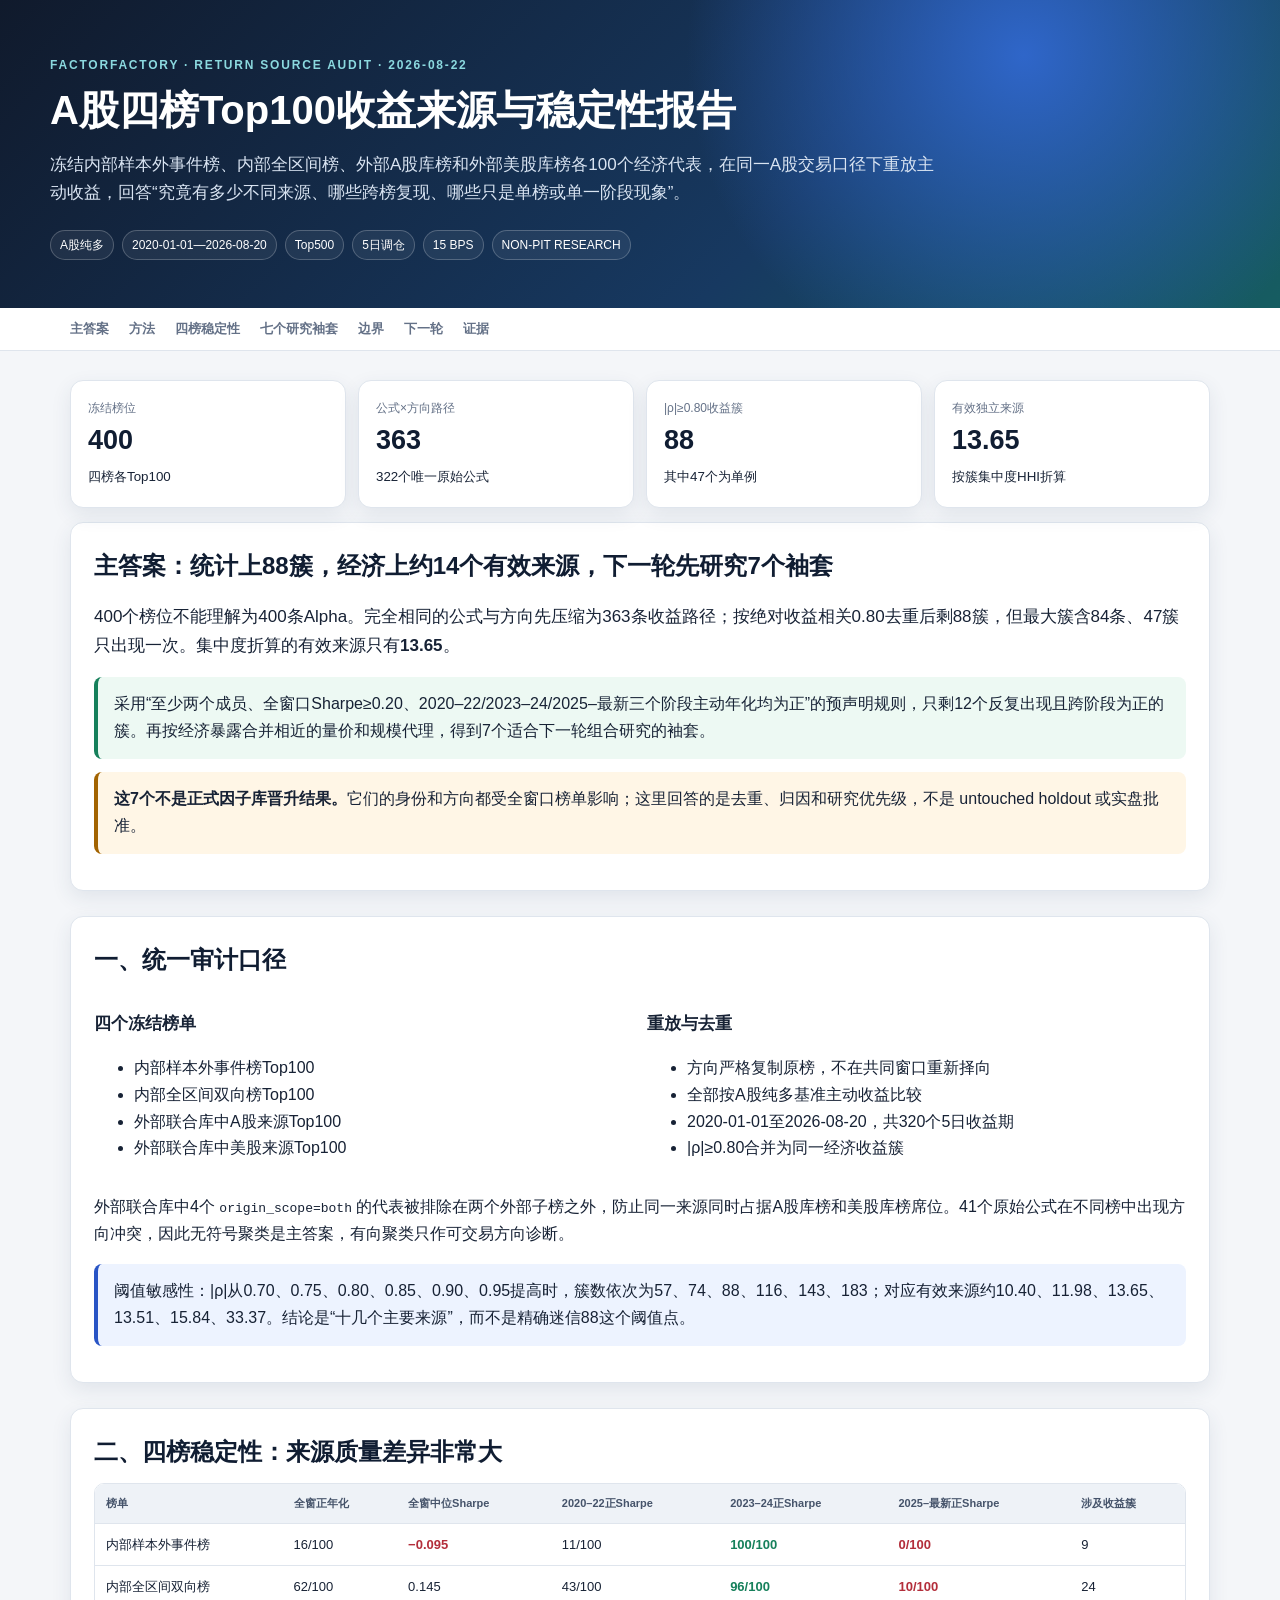
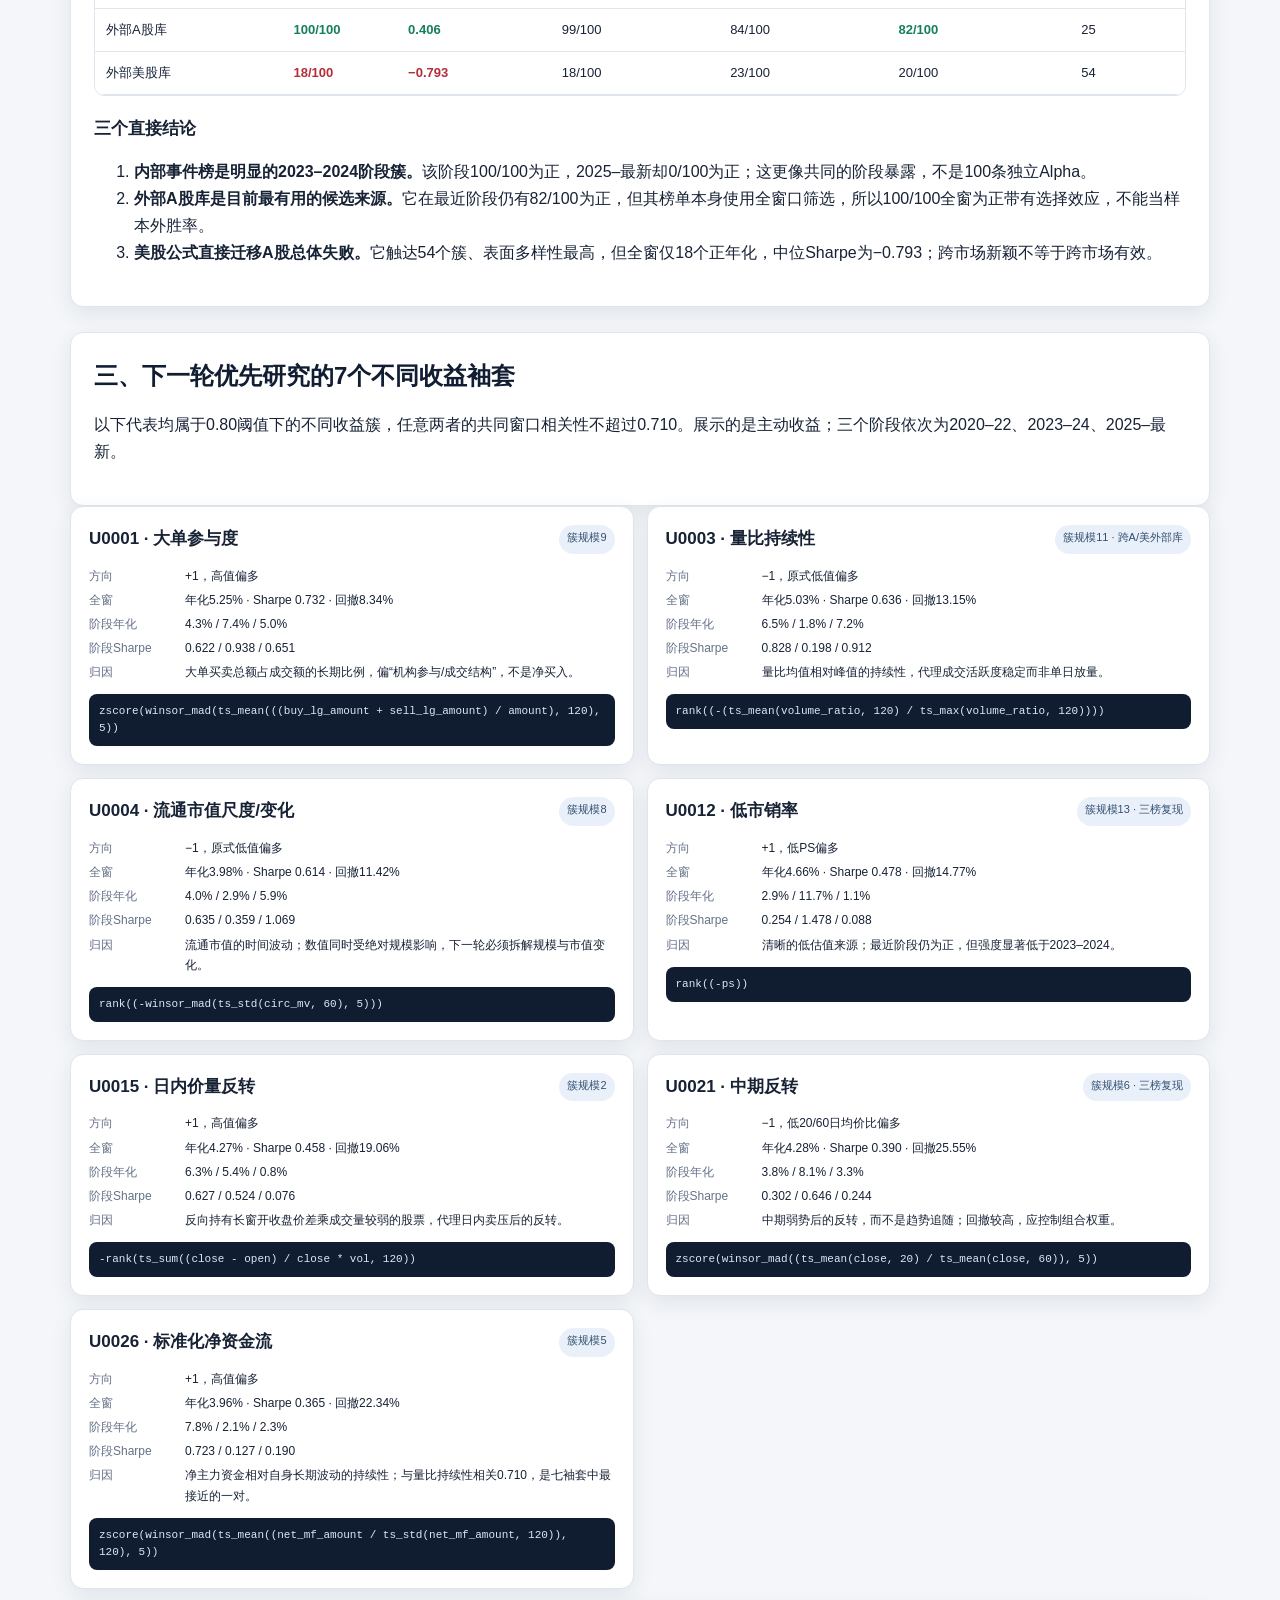
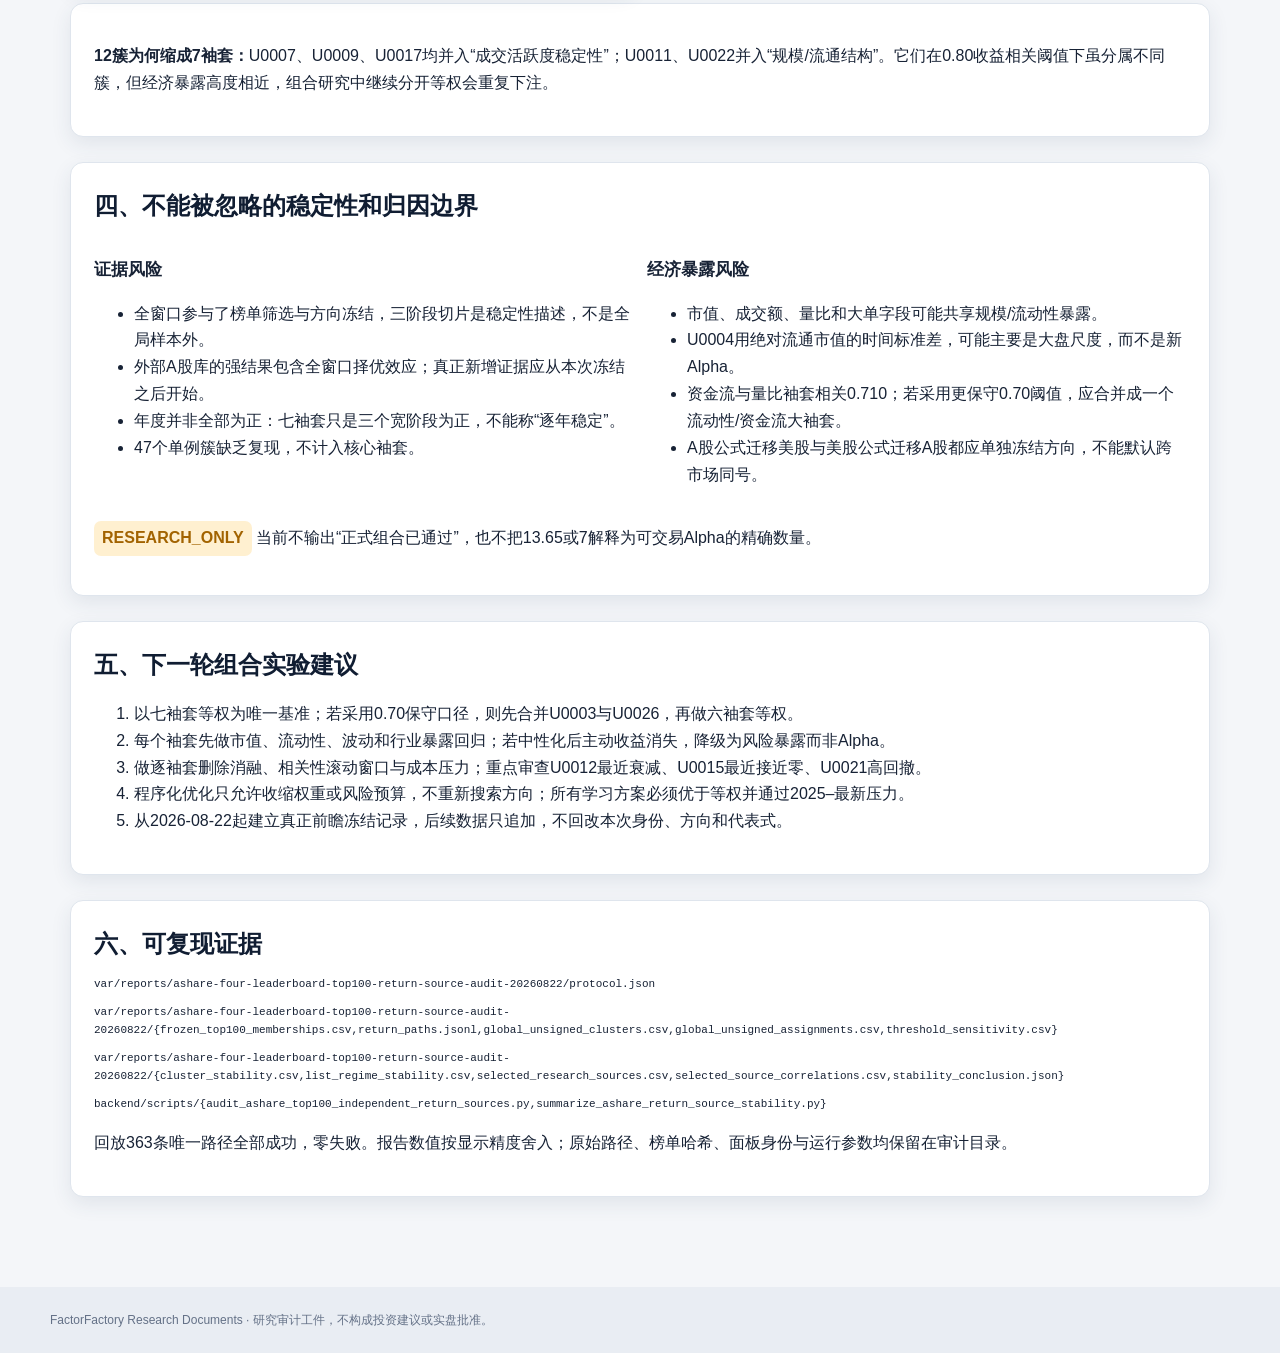
<file: docs/research/ashare-four-top100-return-sources-20260822.html>
<!doctype html>
<html lang="zh-CN">
<head>
  <meta charset="utf-8">
  <meta name="viewport" content="width=device-width,initial-scale=1">
  <title>A股四榜Top100收益来源与稳定性报告</title>
  <style>
    :root{--ink:#172235;--muted:#647187;--line:#dfe5ed;--paper:#f4f6f9;--card:#fff;--blue:#2854c5;--green:#16805b;--amber:#a26300;--red:#b32e3b;--navy:#101d32}
    *{box-sizing:border-box}html{scroll-behavior:smooth}body{margin:0;background:var(--paper);color:var(--ink);font-family:-apple-system,BlinkMacSystemFont,"Segoe UI","PingFang SC","Microsoft YaHei",sans-serif;line-height:1.68}
    .hero{padding:55px 24px 48px;color:#fff;background:radial-gradient(circle at 80% 18%,#2f66c9 0,transparent 32%),linear-gradient(135deg,#101a2c,#173961 63%,#165d61)}.wrap{max-width:1180px;margin:auto}.eyebrow{font-size:12px;letter-spacing:.15em;color:#8bd9df;font-weight:800}.hero h1{font-size:40px;line-height:1.16;margin:12px 0}.hero p{max-width:900px;color:#d9e4f2;font-size:17px}.pills{display:flex;gap:8px;flex-wrap:wrap;margin-top:22px}.pill{border:1px solid #ffffff38;background:#ffffff10;border-radius:999px;padding:4px 9px;font-size:12px}
    nav{position:sticky;top:0;z-index:4;background:#fffffff2;border-bottom:1px solid var(--line);backdrop-filter:blur(10px)}nav .wrap{display:flex;gap:20px;overflow:auto;padding:10px 20px}nav a{font-size:13px;color:var(--muted);font-weight:700;text-decoration:none;white-space:nowrap}main{padding:29px 20px 65px}section{scroll-margin-top:60px;margin-bottom:25px}.grid{display:grid;grid-template-columns:repeat(4,1fr);gap:12px}.kpi,.card,.factor{background:var(--card);border:1px solid var(--line);border-radius:13px;box-shadow:0 7px 20px #293b5e18}.kpi{padding:17px}.kpi span{display:block;font-size:12px;color:var(--muted)}.kpi b{display:block;font-size:27px;color:var(--navy)}.card{padding:23px;margin-top:14px}h2{font-size:24px;margin:0 0 11px;color:var(--navy)}h3{font-size:17px;margin:19px 0 8px}.lead{font-size:17px}.callout{padding:14px 16px;margin:13px 0;border-left:4px solid var(--blue);border-radius:8px;background:#edf3ff}.callout.ok{border-color:var(--green);background:#edf9f3}.callout.warn{border-color:var(--amber);background:#fff6e6}.callout.reject{border-color:var(--red);background:#fff0f1}.table{overflow:auto;border:1px solid var(--line);border-radius:10px}table{width:100%;min-width:850px;border-collapse:collapse;background:#fff}th,td{text-align:left;vertical-align:top;padding:10px 11px;border-bottom:1px solid var(--line);font-size:13px}th{background:#eef2f7;color:#45536a;font-size:11px}.factor-grid{display:grid;grid-template-columns:repeat(2,1fr);gap:13px}.factor{padding:18px}.factor-head{display:flex;justify-content:space-between;gap:12px}.factor h3{margin:0}.tag{font-size:11px;color:#315071;background:#eaf0fa;border-radius:999px;padding:3px 8px;white-space:nowrap}.factor dl{display:grid;grid-template-columns:88px 1fr;gap:4px 8px;font-size:12px}.factor dt{color:var(--muted)}.factor dd{margin:0}.code{display:block;padding:9px 10px;background:#101c30;color:#dce8f8;border-radius:8px;font:11px/1.55 ui-monospace,SFMono-Regular,Menlo,monospace;overflow-wrap:anywhere}.two{display:grid;grid-template-columns:1fr 1fr;gap:14px}.good{color:var(--green);font-weight:750}.bad{color:var(--red);font-weight:750}.status{display:inline-block;padding:4px 8px;border-radius:7px;background:#fff0d0;color:var(--amber);font-weight:800}.evidence{font:11px/1.6 ui-monospace,SFMono-Regular,Menlo,monospace;overflow-wrap:anywhere}footer{background:#e9edf3;color:var(--muted);padding:23px 20px;font-size:12px}
    @media(max-width:850px){.grid{grid-template-columns:repeat(2,1fr)}.factor-grid,.two{grid-template-columns:1fr}.hero h1{font-size:31px}}@media(max-width:500px){.grid{grid-template-columns:1fr}.hero h1{font-size:27px}.card{padding:17px}}
  </style>
</head>
<body>
  <header class="hero"><div class="wrap">
    <div class="eyebrow">FACTORFACTORY · RETURN SOURCE AUDIT · 2026-08-22</div>
    <h1>A股四榜Top100收益来源与稳定性报告</h1>
    <p>冻结内部样本外事件榜、内部全区间榜、外部A股库榜和外部美股库榜各100个经济代表，在同一A股交易口径下重放主动收益，回答“究竟有多少不同来源、哪些跨榜复现、哪些只是单榜或单一阶段现象”。</p>
    <div class="pills"><span class="pill">A股纯多</span><span class="pill">2020-01-01—2026-08-20</span><span class="pill">Top500</span><span class="pill">5日调仓</span><span class="pill">15 BPS</span><span class="pill">NON-PIT RESEARCH</span></div>
  </div></header>
  <nav><div class="wrap"><a href="#answer">主答案</a><a href="#method">方法</a><a href="#lists">四榜稳定性</a><a href="#sources">七个研究袖套</a><a href="#risks">边界</a><a href="#next">下一轮</a><a href="#evidence">证据</a></div></nav>
  <main class="wrap">
    <section id="answer">
      <div class="grid">
        <div class="kpi"><span>冻结榜位</span><b>400</b><small>四榜各Top100</small></div>
        <div class="kpi"><span>公式×方向路径</span><b>363</b><small>322个唯一原始公式</small></div>
        <div class="kpi"><span>|ρ|≥0.80收益簇</span><b>88</b><small>其中47个为单例</small></div>
        <div class="kpi"><span>有效独立来源</span><b>13.65</b><small>按簇集中度HHI折算</small></div>
      </div>
      <div class="card">
        <h2>主答案：统计上88簇，经济上约14个有效来源，下一轮先研究7个袖套</h2>
        <p class="lead">400个榜位不能理解为400条Alpha。完全相同的公式与方向先压缩为363条收益路径；按绝对收益相关0.80去重后剩88簇，但最大簇含84条、47簇只出现一次。集中度折算的有效来源只有<strong>13.65</strong>。</p>
        <div class="callout ok">采用“至少两个成员、全窗口Sharpe≥0.20、2020–22/2023–24/2025–最新三个阶段主动年化均为正”的预声明规则，只剩12个反复出现且跨阶段为正的簇。再按经济暴露合并相近的量价和规模代理，得到7个适合下一轮组合研究的袖套。</div>
        <div class="callout warn"><strong>这7个不是正式因子库晋升结果。</strong>它们的身份和方向都受全窗口榜单影响；这里回答的是去重、归因和研究优先级，不是 untouched holdout 或实盘批准。</div>
      </div>
    </section>

    <section id="method" class="card">
      <h2>一、统一审计口径</h2>
      <div class="two"><div><h3>四个冻结榜单</h3><ul><li>内部样本外事件榜Top100</li><li>内部全区间双向榜Top100</li><li>外部联合库中A股来源Top100</li><li>外部联合库中美股来源Top100</li></ul></div><div><h3>重放与去重</h3><ul><li>方向严格复制原榜，不在共同窗口重新择向</li><li>全部按A股纯多基准主动收益比较</li><li>2020-01-01至2026-08-20，共320个5日收益期</li><li>|ρ|≥0.80合并为同一经济收益簇</li></ul></div></div>
      <p>外部联合库中4个 <code>origin_scope=both</code> 的代表被排除在两个外部子榜之外，防止同一来源同时占据A股库榜和美股库榜席位。41个原始公式在不同榜中出现方向冲突，因此无符号聚类是主答案，有向聚类只作可交易方向诊断。</p>
      <div class="callout">阈值敏感性：|ρ|从0.70、0.75、0.80、0.85、0.90、0.95提高时，簇数依次为57、74、88、116、143、183；对应有效来源约10.40、11.98、13.65、13.51、15.84、33.37。结论是“十几个主要来源”，而不是精确迷信88这个阈值点。</div>
    </section>

    <section id="lists" class="card">
      <h2>二、四榜稳定性：来源质量差异非常大</h2>
      <div class="table"><table><thead><tr><th>榜单</th><th>全窗正年化</th><th>全窗中位Sharpe</th><th>2020–22正Sharpe</th><th>2023–24正Sharpe</th><th>2025–最新正Sharpe</th><th>涉及收益簇</th></tr></thead><tbody>
        <tr><td>内部样本外事件榜</td><td>16/100</td><td class="bad">−0.095</td><td>11/100</td><td class="good">100/100</td><td class="bad">0/100</td><td>9</td></tr>
        <tr><td>内部全区间双向榜</td><td>62/100</td><td>0.145</td><td>43/100</td><td class="good">96/100</td><td class="bad">10/100</td><td>24</td></tr>
        <tr><td>外部A股库</td><td class="good">100/100</td><td class="good">0.406</td><td>99/100</td><td>84/100</td><td class="good">82/100</td><td>25</td></tr>
        <tr><td>外部美股库</td><td class="bad">18/100</td><td class="bad">−0.793</td><td>18/100</td><td>23/100</td><td>20/100</td><td>54</td></tr>
      </tbody></table></div>
      <h3>三个直接结论</h3>
      <ol><li><strong>内部事件榜是明显的2023–2024阶段簇。</strong>该阶段100/100为正，2025–最新却0/100为正；这更像共同的阶段暴露，不是100条独立Alpha。</li><li><strong>外部A股库是目前最有用的候选来源。</strong>它在最近阶段仍有82/100为正，但其榜单本身使用全窗口筛选，所以100/100全窗为正带有选择效应，不能当样本外胜率。</li><li><strong>美股公式直接迁移A股总体失败。</strong>它触达54个簇、表面多样性最高，但全窗仅18个正年化，中位Sharpe为−0.793；跨市场新颖不等于跨市场有效。</li></ol>
    </section>

    <section id="sources">
      <div class="card"><h2>三、下一轮优先研究的7个不同收益袖套</h2><p>以下代表均属于0.80阈值下的不同收益簇，任意两者的共同窗口相关性不超过0.710。展示的是主动收益；三个阶段依次为2020–22、2023–24、2025–最新。</p></div>
      <div class="factor-grid">
        <article class="factor"><div class="factor-head"><h3>U0001 · 大单参与度</h3><span class="tag">簇规模9</span></div><dl><dt>方向</dt><dd>+1，高值偏多</dd><dt>全窗</dt><dd>年化5.25% · Sharpe 0.732 · 回撤8.34%</dd><dt>阶段年化</dt><dd>4.3% / 7.4% / 5.0%</dd><dt>阶段Sharpe</dt><dd>0.622 / 0.938 / 0.651</dd><dt>归因</dt><dd>大单买卖总额占成交额的长期比例，偏“机构参与/成交结构”，不是净买入。</dd></dl><code class="code">zscore(winsor_mad(ts_mean(((buy_lg_amount + sell_lg_amount) / amount), 120), 5))</code></article>
        <article class="factor"><div class="factor-head"><h3>U0003 · 量比持续性</h3><span class="tag">簇规模11 · 跨A/美外部库</span></div><dl><dt>方向</dt><dd>−1，原式低值偏多</dd><dt>全窗</dt><dd>年化5.03% · Sharpe 0.636 · 回撤13.15%</dd><dt>阶段年化</dt><dd>6.5% / 1.8% / 7.2%</dd><dt>阶段Sharpe</dt><dd>0.828 / 0.198 / 0.912</dd><dt>归因</dt><dd>量比均值相对峰值的持续性，代理成交活跃度稳定而非单日放量。</dd></dl><code class="code">rank((-(ts_mean(volume_ratio, 120) / ts_max(volume_ratio, 120))))</code></article>
        <article class="factor"><div class="factor-head"><h3>U0004 · 流通市值尺度/变化</h3><span class="tag">簇规模8</span></div><dl><dt>方向</dt><dd>−1，原式低值偏多</dd><dt>全窗</dt><dd>年化3.98% · Sharpe 0.614 · 回撤11.42%</dd><dt>阶段年化</dt><dd>4.0% / 2.9% / 5.9%</dd><dt>阶段Sharpe</dt><dd>0.635 / 0.359 / 1.069</dd><dt>归因</dt><dd>流通市值的时间波动；数值同时受绝对规模影响，下一轮必须拆解规模与市值变化。</dd></dl><code class="code">rank((-winsor_mad(ts_std(circ_mv, 60), 5)))</code></article>
        <article class="factor"><div class="factor-head"><h3>U0012 · 低市销率</h3><span class="tag">簇规模13 · 三榜复现</span></div><dl><dt>方向</dt><dd>+1，低PS偏多</dd><dt>全窗</dt><dd>年化4.66% · Sharpe 0.478 · 回撤14.77%</dd><dt>阶段年化</dt><dd>2.9% / 11.7% / 1.1%</dd><dt>阶段Sharpe</dt><dd>0.254 / 1.478 / 0.088</dd><dt>归因</dt><dd>清晰的低估值来源；最近阶段仍为正，但强度显著低于2023–2024。</dd></dl><code class="code">rank((-ps))</code></article>
        <article class="factor"><div class="factor-head"><h3>U0015 · 日内价量反转</h3><span class="tag">簇规模2</span></div><dl><dt>方向</dt><dd>+1，高值偏多</dd><dt>全窗</dt><dd>年化4.27% · Sharpe 0.458 · 回撤19.06%</dd><dt>阶段年化</dt><dd>6.3% / 5.4% / 0.8%</dd><dt>阶段Sharpe</dt><dd>0.627 / 0.524 / 0.076</dd><dt>归因</dt><dd>反向持有长窗开收盘价差乘成交量较弱的股票，代理日内卖压后的反转。</dd></dl><code class="code">-rank(ts_sum((close - open) / close * vol, 120))</code></article>
        <article class="factor"><div class="factor-head"><h3>U0021 · 中期反转</h3><span class="tag">簇规模6 · 三榜复现</span></div><dl><dt>方向</dt><dd>−1，低20/60日均价比偏多</dd><dt>全窗</dt><dd>年化4.28% · Sharpe 0.390 · 回撤25.55%</dd><dt>阶段年化</dt><dd>3.8% / 8.1% / 3.3%</dd><dt>阶段Sharpe</dt><dd>0.302 / 0.646 / 0.244</dd><dt>归因</dt><dd>中期弱势后的反转，而不是趋势追随；回撤较高，应控制组合权重。</dd></dl><code class="code">zscore(winsor_mad((ts_mean(close, 20) / ts_mean(close, 60)), 5))</code></article>
        <article class="factor"><div class="factor-head"><h3>U0026 · 标准化净资金流</h3><span class="tag">簇规模5</span></div><dl><dt>方向</dt><dd>+1，高值偏多</dd><dt>全窗</dt><dd>年化3.96% · Sharpe 0.365 · 回撤22.34%</dd><dt>阶段年化</dt><dd>7.8% / 2.1% / 2.3%</dd><dt>阶段Sharpe</dt><dd>0.723 / 0.127 / 0.190</dd><dt>归因</dt><dd>净主力资金相对自身长期波动的持续性；与量比持续性相关0.710，是七袖套中最接近的一对。</dd></dl><code class="code">zscore(winsor_mad(ts_mean((net_mf_amount / ts_std(net_mf_amount, 120)), 120), 5))</code></article>
      </div>
      <div class="card"><p><strong>12簇为何缩成7袖套：</strong>U0007、U0009、U0017均并入“成交活跃度稳定性”；U0011、U0022并入“规模/流通结构”。它们在0.80收益相关阈值下虽分属不同簇，但经济暴露高度相近，组合研究中继续分开等权会重复下注。</p></div>
    </section>

    <section id="risks" class="card">
      <h2>四、不能被忽略的稳定性和归因边界</h2>
      <div class="two"><div><h3>证据风险</h3><ul><li>全窗口参与了榜单筛选与方向冻结，三阶段切片是稳定性描述，不是全局样本外。</li><li>外部A股库的强结果包含全窗口择优效应；真正新增证据应从本次冻结之后开始。</li><li>年度并非全部为正：七袖套只是三个宽阶段为正，不能称“逐年稳定”。</li><li>47个单例簇缺乏复现，不计入核心袖套。</li></ul></div><div><h3>经济暴露风险</h3><ul><li>市值、成交额、量比和大单字段可能共享规模/流动性暴露。</li><li>U0004用绝对流通市值的时间标准差，可能主要是大盘尺度，而不是新Alpha。</li><li>资金流与量比袖套相关0.710；若采用更保守0.70阈值，应合并成一个流动性/资金流大袖套。</li><li>A股公式迁移美股与美股公式迁移A股都应单独冻结方向，不能默认跨市场同号。</li></ul></div></div>
      <p><span class="status">RESEARCH_ONLY</span> 当前不输出“正式组合已通过”，也不把13.65或7解释为可交易Alpha的精确数量。</p>
    </section>

    <section id="next" class="card">
      <h2>五、下一轮组合实验建议</h2>
      <ol><li>以七袖套等权为唯一基准；若采用0.70保守口径，则先合并U0003与U0026，再做六袖套等权。</li><li>每个袖套先做市值、流动性、波动和行业暴露回归；若中性化后主动收益消失，降级为风险暴露而非Alpha。</li><li>做逐袖套删除消融、相关性滚动窗口与成本压力；重点审查U0012最近衰减、U0015最近接近零、U0021高回撤。</li><li>程序化优化只允许收缩权重或风险预算，不重新搜索方向；所有学习方案必须优于等权并通过2025–最新压力。</li><li>从2026-08-22起建立真正前瞻冻结记录，后续数据只追加，不回改本次身份、方向和代表式。</li></ol>
    </section>

    <section id="evidence" class="card">
      <h2>六、可复现证据</h2>
      <p class="evidence">var/reports/ashare-four-leaderboard-top100-return-source-audit-20260822/protocol.json</p>
      <p class="evidence">var/reports/ashare-four-leaderboard-top100-return-source-audit-20260822/{frozen_top100_memberships.csv,return_paths.jsonl,global_unsigned_clusters.csv,global_unsigned_assignments.csv,threshold_sensitivity.csv}</p>
      <p class="evidence">var/reports/ashare-four-leaderboard-top100-return-source-audit-20260822/{cluster_stability.csv,list_regime_stability.csv,selected_research_sources.csv,selected_source_correlations.csv,stability_conclusion.json}</p>
      <p class="evidence">backend/scripts/{audit_ashare_top100_independent_return_sources.py,summarize_ashare_return_source_stability.py}</p>
      <p>回放363条唯一路径全部成功，零失败。报告数值按显示精度舍入；原始路径、榜单哈希、面板身份与运行参数均保留在审计目录。</p>
    </section>
  </main>
  <footer><div class="wrap">FactorFactory Research Documents · 研究审计工件，不构成投资建议或实盘批准。</div></footer>
</body>
</html>
</file>
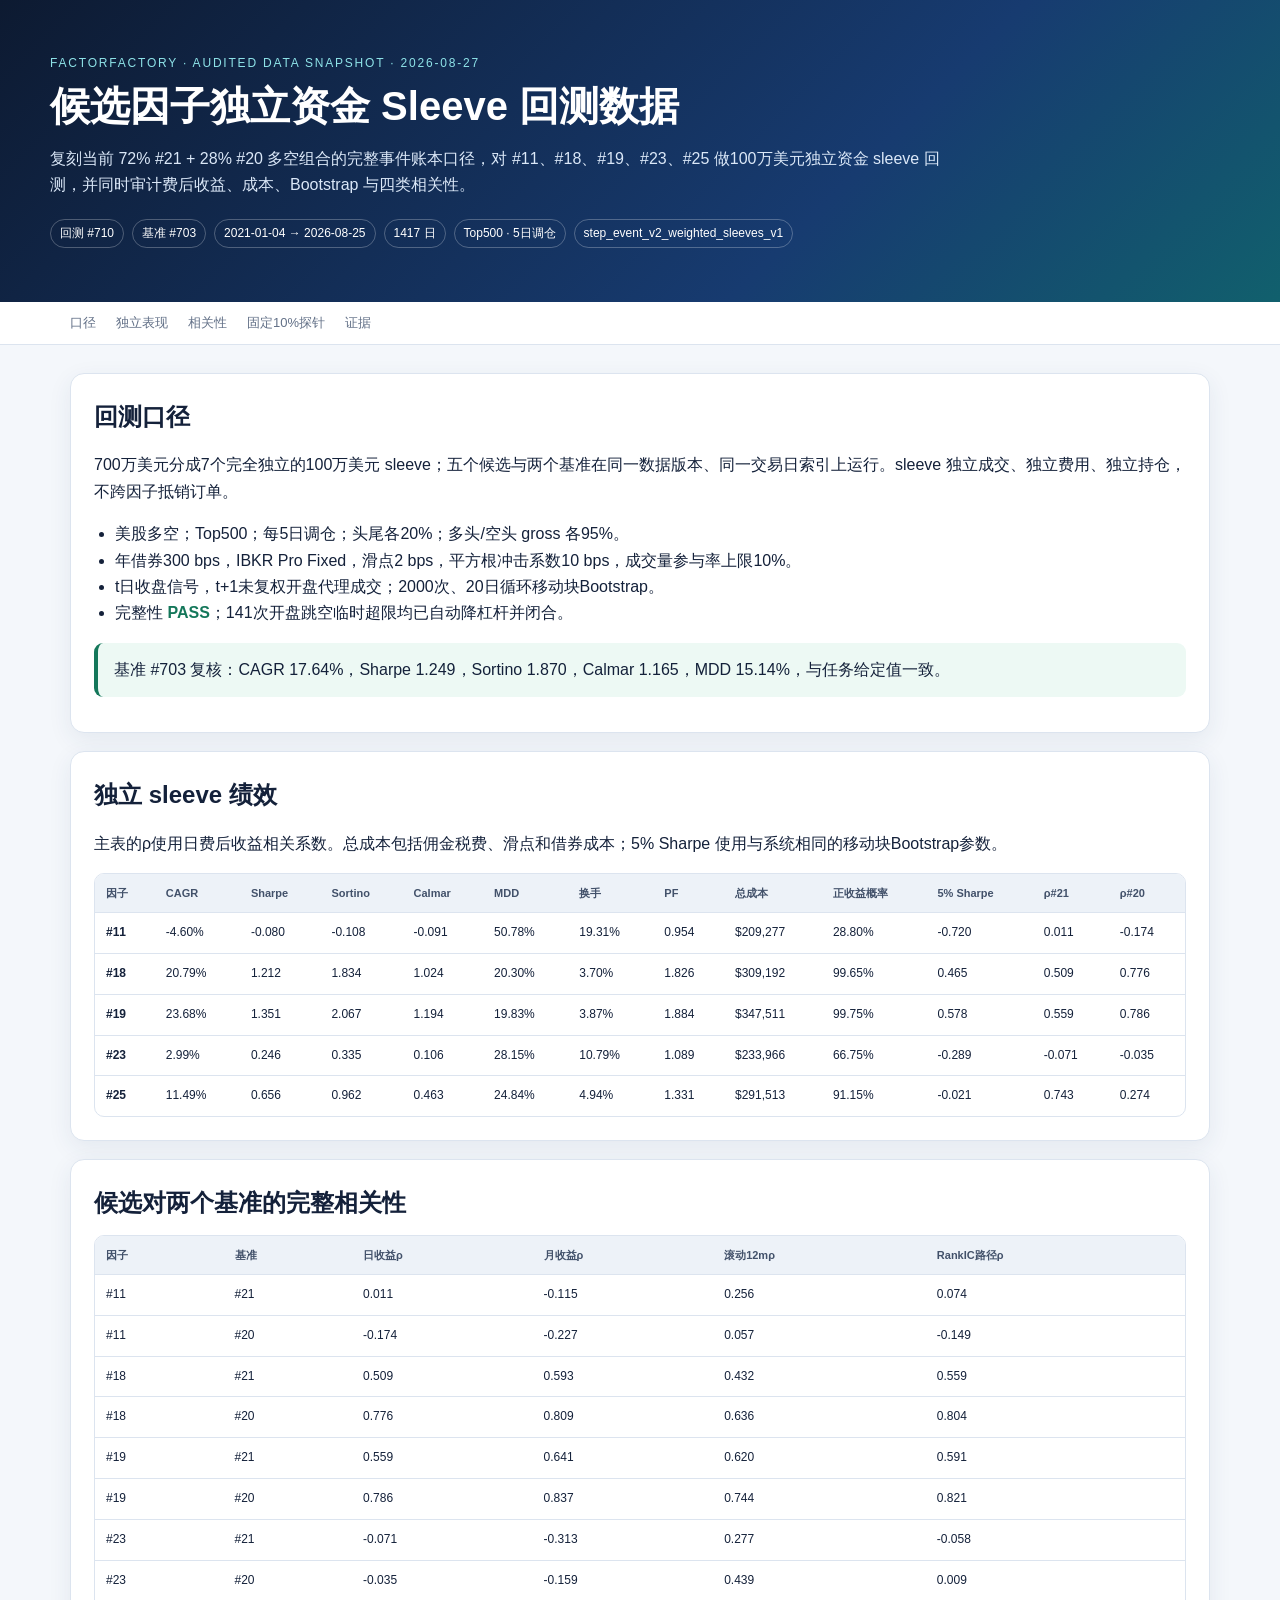
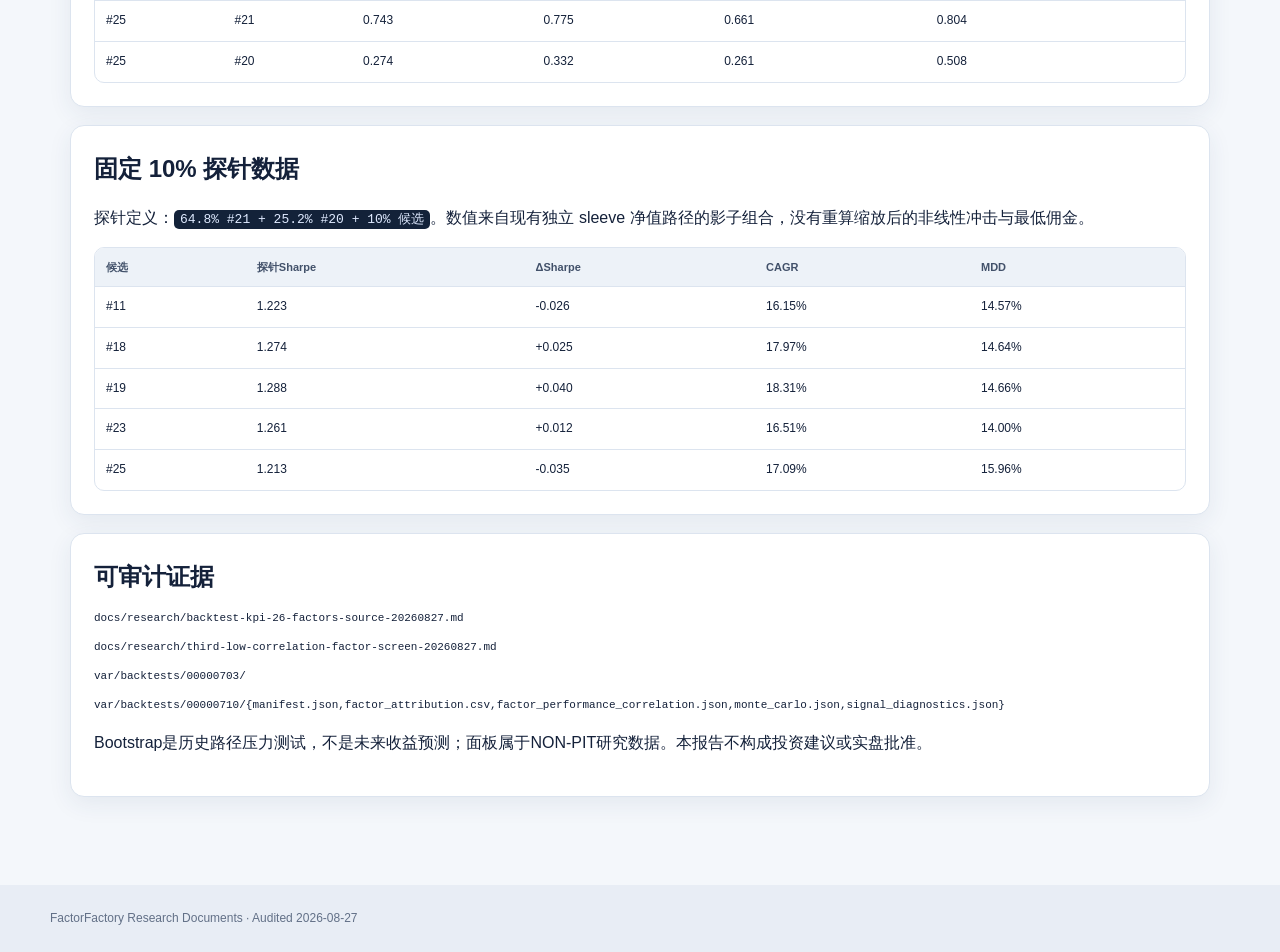
<file: docs/research/third-low-correlation-factor-screen-20260827.html>
<!doctype html>
<html lang="zh-CN">
<head>
  <meta charset="utf-8">
  <meta name="viewport" content="width=device-width,initial-scale=1">
  <title>候选因子独立资金 Sleeve 回测数据</title>
  <style>
    :root{--bg:#f4f7fb;--card:#fff;--ink:#14213a;--muted:#627087;--line:#dce4ef;--blue:#2357cf;--green:#14775a;--amber:#a15d00;--red:#ad2f3c}
    *{box-sizing:border-box}body{margin:0;background:var(--bg);color:var(--ink);font-family:-apple-system,BlinkMacSystemFont,"Segoe UI","PingFang SC","Microsoft YaHei",sans-serif;line-height:1.65}.wrap{max-width:1180px;margin:auto}.hero{padding:54px 24px;background:linear-gradient(135deg,#0d1a31,#173b70 65%,#11606d);color:#fff}.hero h1{font-size:40px;line-height:1.2;margin:8px 0 12px}.hero p{max-width:900px;color:#dbe8f8}.eyebrow{font-size:12px;letter-spacing:.15em;color:#8ee3e8}.pills{display:flex;flex-wrap:wrap;gap:8px;margin-top:20px}.pill{border:1px solid #ffffff42;border-radius:999px;padding:4px 9px;font-size:12px}.toc{position:sticky;top:0;background:#fffffff0;border-bottom:1px solid var(--line);z-index:2}.toc .wrap{display:flex;gap:20px;overflow:auto;padding:10px 20px}.toc a{white-space:nowrap;color:var(--muted);font-size:13px;text-decoration:none}main{padding:28px 20px 70px}.card{background:var(--card);border:1px solid var(--line);border-radius:14px;padding:23px;margin-bottom:18px;box-shadow:0 7px 23px #243d6914}h2{margin:0 0 12px;font-size:24px}h3{margin:20px 0 8px;font-size:17px}.callout{border-left:4px solid var(--blue);background:#eef4ff;padding:14px 16px;border-radius:9px;margin:12px 0}.reject{border-color:var(--red);background:#fff0f2}.warn{border-color:var(--amber);background:#fff7e8}.ok{border-color:var(--green);background:#edf9f4}.grid{display:grid;grid-template-columns:repeat(4,1fr);gap:11px}.kpi{border:1px solid var(--line);border-radius:11px;padding:15px;background:#fff}.kpi span{display:block;color:var(--muted);font-size:11px}.kpi b{font-size:24px}.table{overflow:auto;border:1px solid var(--line);border-radius:10px;margin-top:12px}table{width:100%;border-collapse:collapse;min-width:1020px}th,td{padding:10px 11px;border-bottom:1px solid var(--line);text-align:left;vertical-align:top;font-size:12px}th{background:#edf2f8;color:#42516a;font-size:11px}tr:last-child td{border-bottom:0}.good{color:var(--green);font-weight:700}.bad{color:var(--red);font-weight:700}.amber{color:var(--amber);font-weight:700}code{background:#132239;color:#dfeaff;padding:2px 6px;border-radius:5px}.mono{font-family:ui-monospace,SFMono-Regular,Menlo,monospace;font-size:11px;overflow-wrap:anywhere}ul,ol{padding-left:21px}footer{padding:24px;background:#e8edf5;color:var(--muted);font-size:12px}@media(max-width:820px){.grid{grid-template-columns:repeat(2,1fr)}.hero h1{font-size:31px}}@media(max-width:520px){.grid{grid-template-columns:1fr}}
  </style>
</head>
<body>
  <header class="hero"><div class="wrap">
    <div class="eyebrow">FACTORFACTORY · AUDITED DATA SNAPSHOT · 2026-08-27</div>
    <h1>候选因子独立资金 Sleeve 回测数据</h1>
    <p>复刻当前 72% #21 + 28% #20 多空组合的完整事件账本口径，对 #11、#18、#19、#23、#25 做100万美元独立资金 sleeve 回测，并同时审计费后收益、成本、Bootstrap 与四类相关性。</p>
    <div class="pills"><span class="pill">回测 #710</span><span class="pill">基准 #703</span><span class="pill">2021-01-04 → 2026-08-25</span><span class="pill">1417 日</span><span class="pill">Top500 · 5日调仓</span><span class="pill">step_event_v2_weighted_sleeves_v1</span></div>
  </div></header>
  <nav class="toc"><div class="wrap"><a href="#protocol">口径</a><a href="#results">独立表现</a><a href="#correlation">相关性</a><a href="#potential">固定10%探针</a><a href="#evidence">证据</a></div></nav>
  <main class="wrap">
    <section id="protocol" class="card">
      <h2>回测口径</h2>
      <p>700万美元分成7个完全独立的100万美元 sleeve；五个候选与两个基准在同一数据版本、同一交易日索引上运行。sleeve 独立成交、独立费用、独立持仓，不跨因子抵销订单。</p>
      <ul><li>美股多空；Top500；每5日调仓；头尾各20%；多头/空头 gross 各95%。</li><li>年借券300 bps，IBKR Pro Fixed，滑点2 bps，平方根冲击系数10 bps，成交量参与率上限10%。</li><li>t日收盘信号，t+1未复权开盘代理成交；2000次、20日循环移动块Bootstrap。</li><li>完整性 <span class="good">PASS</span>；141次开盘跳空临时超限均已自动降杠杆并闭合。</li></ul>
      <div class="callout ok">基准 #703 复核：CAGR 17.64%，Sharpe 1.249，Sortino 1.870，Calmar 1.165，MDD 15.14%，与任务给定值一致。</div>
    </section>

    <section id="results" class="card">
      <h2>独立 sleeve 绩效</h2>
      <p>主表的ρ使用日费后收益相关系数。总成本包括佣金税费、滑点和借券成本；5% Sharpe 使用与系统相同的移动块Bootstrap参数。</p>
      <div class="table"><table><thead><tr><th>因子</th><th>CAGR</th><th>Sharpe</th><th>Sortino</th><th>Calmar</th><th>MDD</th><th>换手</th><th>PF</th><th>总成本</th><th>正收益概率</th><th>5% Sharpe</th><th>ρ#21</th><th>ρ#20</th></tr></thead><tbody>
        <tr><td><b>#11</b></td><td>-4.60%</td><td>-0.080</td><td>-0.108</td><td>-0.091</td><td>50.78%</td><td>19.31%</td><td>0.954</td><td>$209,277</td><td>28.80%</td><td>-0.720</td><td>0.011</td><td>-0.174</td></tr>
        <tr><td><b>#18</b></td><td>20.79%</td><td>1.212</td><td>1.834</td><td>1.024</td><td>20.30%</td><td>3.70%</td><td>1.826</td><td>$309,192</td><td>99.65%</td><td>0.465</td><td>0.509</td><td>0.776</td></tr>
        <tr><td><b>#19</b></td><td>23.68%</td><td>1.351</td><td>2.067</td><td>1.194</td><td>19.83%</td><td>3.87%</td><td>1.884</td><td>$347,511</td><td>99.75%</td><td>0.578</td><td>0.559</td><td>0.786</td></tr>
        <tr><td><b>#23</b></td><td>2.99%</td><td>0.246</td><td>0.335</td><td>0.106</td><td>28.15%</td><td>10.79%</td><td>1.089</td><td>$233,966</td><td>66.75%</td><td>-0.289</td><td>-0.071</td><td>-0.035</td></tr>
        <tr><td><b>#25</b></td><td>11.49%</td><td>0.656</td><td>0.962</td><td>0.463</td><td>24.84%</td><td>4.94%</td><td>1.331</td><td>$291,513</td><td>91.15%</td><td>-0.021</td><td>0.743</td><td>0.274</td></tr>
      </tbody></table></div>
    </section>

    <section id="correlation" class="card">
      <h2>候选对两个基准的完整相关性</h2>
      <div class="table"><table><thead><tr><th>因子</th><th>基准</th><th>日收益ρ</th><th>月收益ρ</th><th>滚动12mρ</th><th>RankIC路径ρ</th></tr></thead><tbody>
        <tr><td>#11</td><td>#21</td><td>0.011</td><td>-0.115</td><td>0.256</td><td>0.074</td></tr><tr><td>#11</td><td>#20</td><td>-0.174</td><td>-0.227</td><td>0.057</td><td>-0.149</td></tr>
        <tr><td>#18</td><td>#21</td><td>0.509</td><td>0.593</td><td>0.432</td><td>0.559</td></tr><tr><td>#18</td><td>#20</td><td>0.776</td><td>0.809</td><td>0.636</td><td>0.804</td></tr>
        <tr><td>#19</td><td>#21</td><td>0.559</td><td>0.641</td><td>0.620</td><td>0.591</td></tr><tr><td>#19</td><td>#20</td><td>0.786</td><td>0.837</td><td>0.744</td><td>0.821</td></tr>
        <tr><td>#23</td><td>#21</td><td>-0.071</td><td>-0.313</td><td>0.277</td><td>-0.058</td></tr><tr><td>#23</td><td>#20</td><td>-0.035</td><td>-0.159</td><td>0.439</td><td>0.009</td></tr>
        <tr><td>#25</td><td>#21</td><td>0.743</td><td>0.775</td><td>0.661</td><td>0.804</td></tr><tr><td>#25</td><td>#20</td><td>0.274</td><td>0.332</td><td>0.261</td><td>0.508</td></tr>
      </tbody></table></div>
    </section>

    <section id="potential" class="card">
      <h2>固定 10% 探针数据</h2>
      <p>探针定义：<code>64.8% #21 + 25.2% #20 + 10% 候选</code>。数值来自现有独立 sleeve 净值路径的影子组合，没有重算缩放后的非线性冲击与最低佣金。</p>
      <div class="table"><table><thead><tr><th>候选</th><th>探针Sharpe</th><th>ΔSharpe</th><th>CAGR</th><th>MDD</th></tr></thead><tbody>
        <tr><td>#11</td><td>1.223</td><td>-0.026</td><td>16.15%</td><td>14.57%</td></tr><tr><td>#18</td><td>1.274</td><td>+0.025</td><td>17.97%</td><td>14.64%</td></tr><tr><td>#19</td><td>1.288</td><td>+0.040</td><td>18.31%</td><td>14.66%</td></tr><tr><td>#23</td><td>1.261</td><td>+0.012</td><td>16.51%</td><td>14.00%</td></tr><tr><td>#25</td><td>1.213</td><td>-0.035</td><td>17.09%</td><td>15.96%</td></tr>
      </tbody></table></div>
    </section>

    <section id="evidence" class="card">
      <h2>可审计证据</h2>
      <p class="mono">docs/research/backtest-kpi-26-factors-source-20260827.md</p><p class="mono">docs/research/third-low-correlation-factor-screen-20260827.md</p><p class="mono">var/backtests/00000703/</p><p class="mono">var/backtests/00000710/{manifest.json,factor_attribution.csv,factor_performance_correlation.json,monte_carlo.json,signal_diagnostics.json}</p>
      <p>Bootstrap是历史路径压力测试，不是未来收益预测；面板属于NON-PIT研究数据。本报告不构成投资建议或实盘批准。</p>
    </section>
  </main>
  <footer><div class="wrap">FactorFactory Research Documents · Audited 2026-08-27</div></footer>
</body>
</html>
</file>
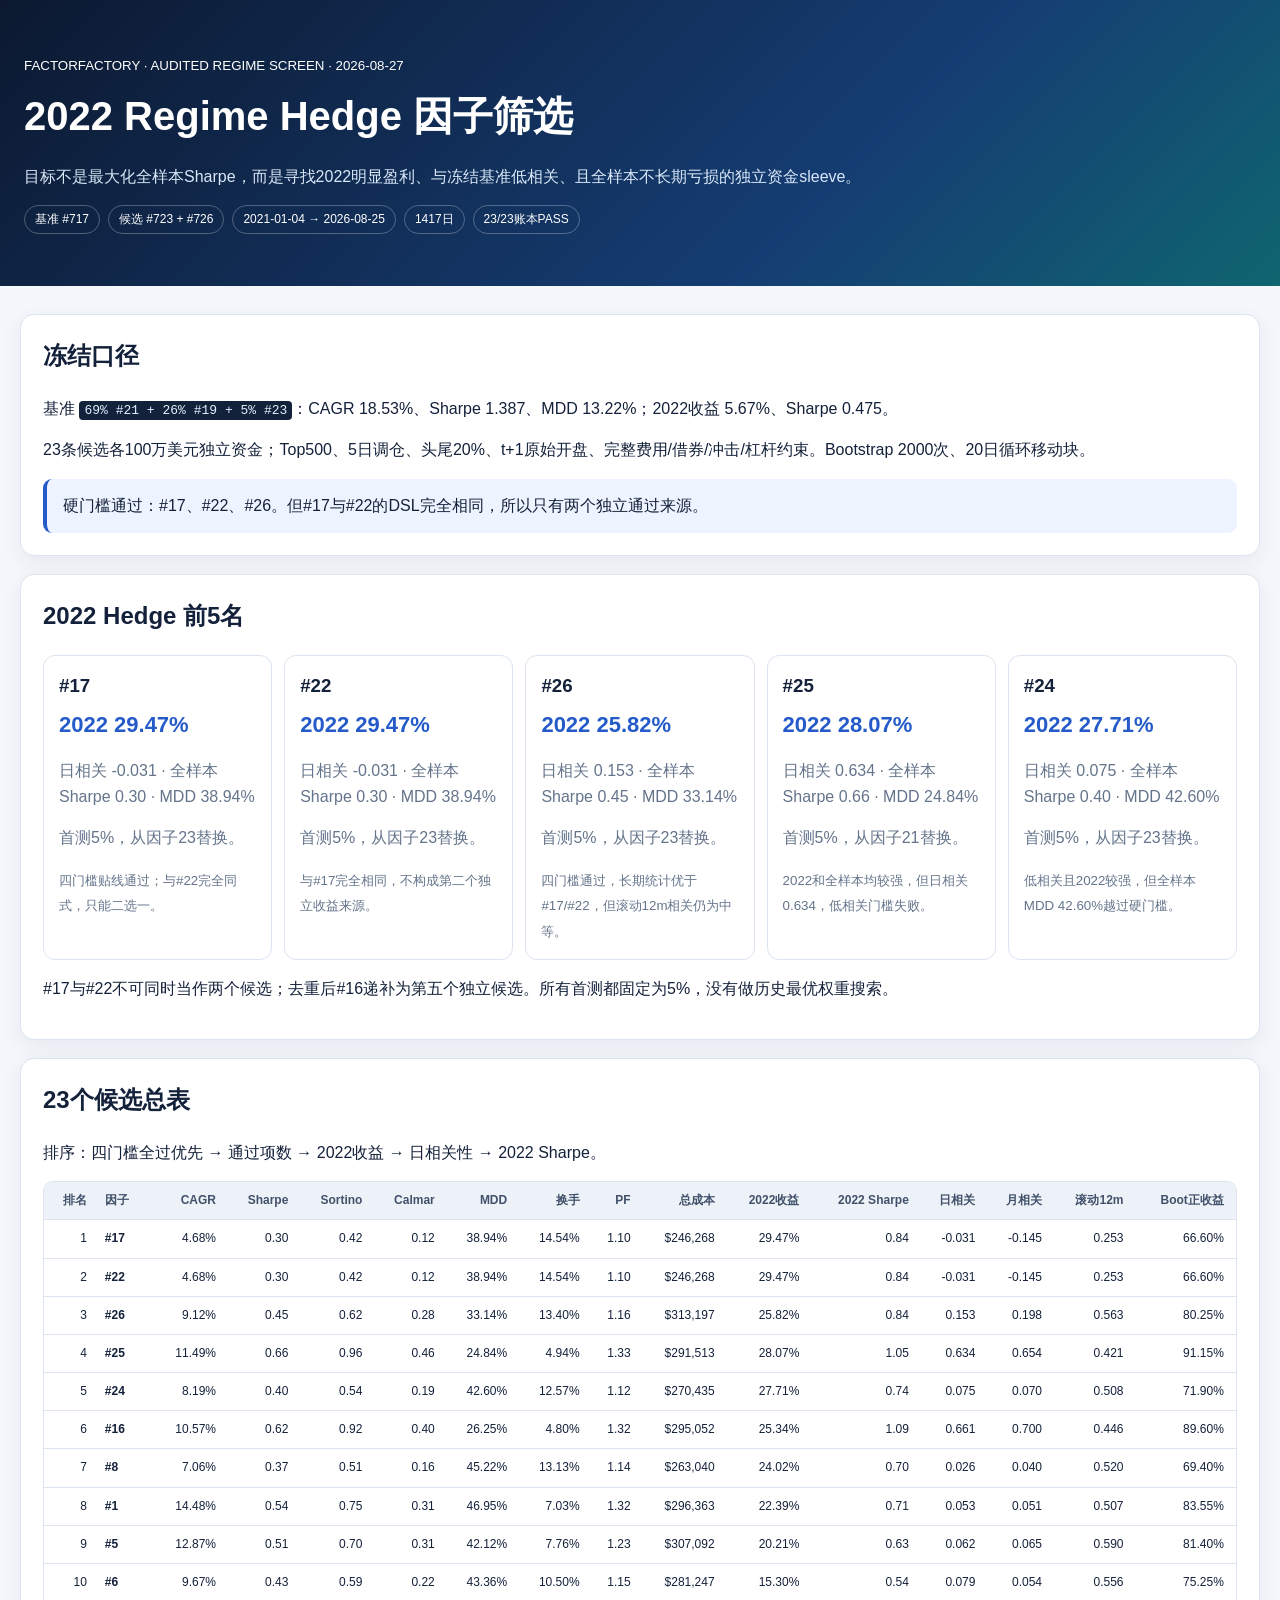
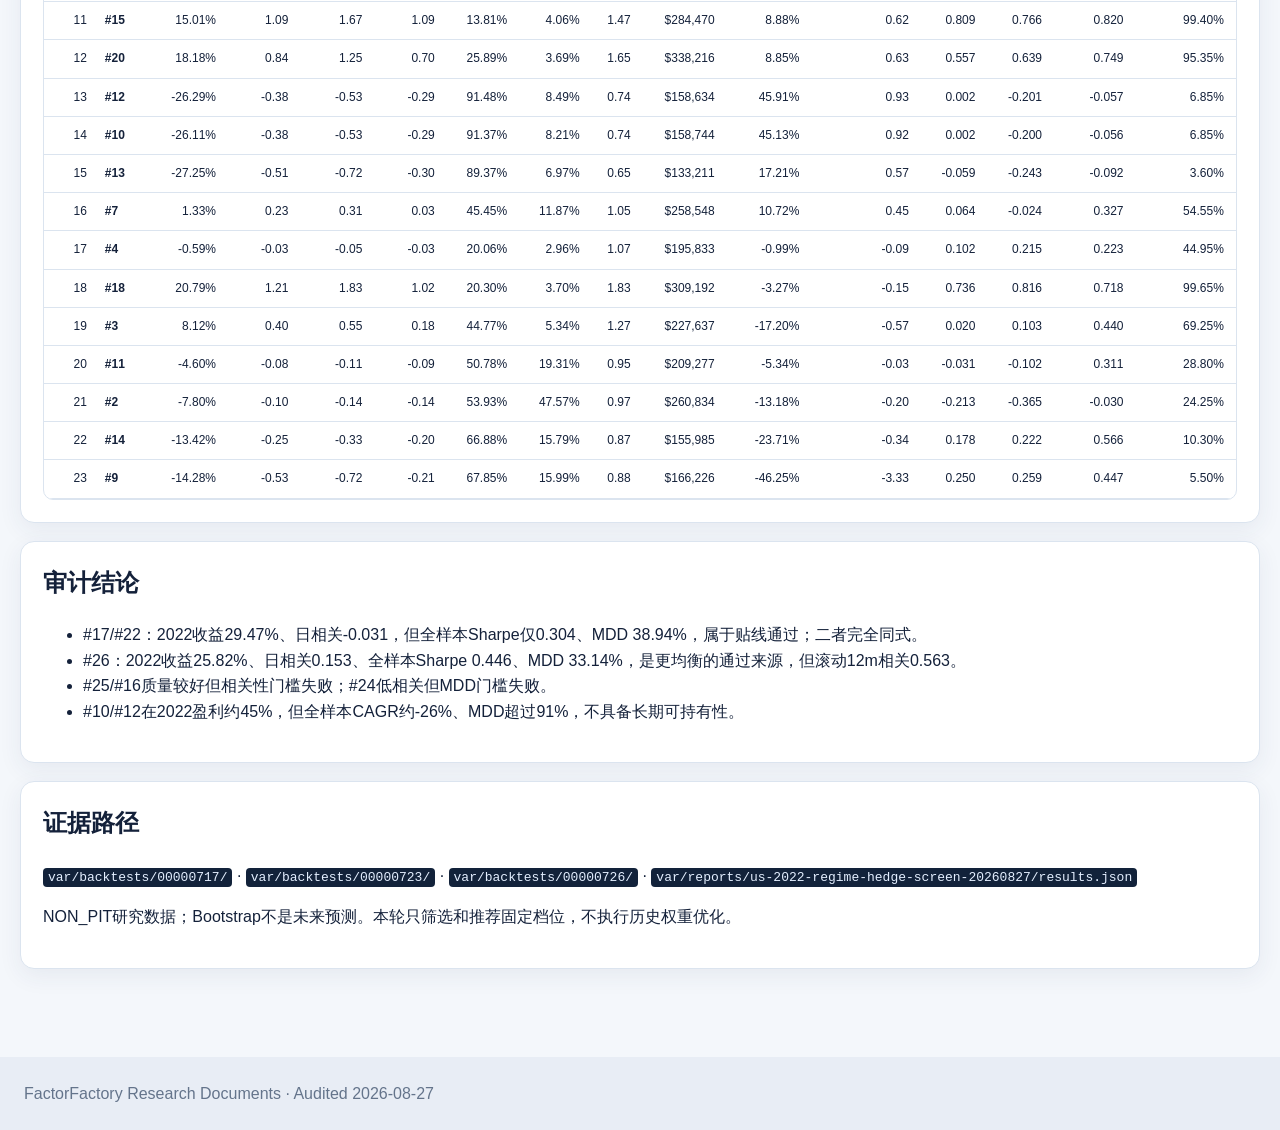
<file: docs/research/us-2022-regime-hedge-screen-20260827.html>
<!doctype html><html lang='zh-CN'><head><meta charset='utf-8'><meta name='viewport' content='width=device-width,initial-scale=1'><title>2022 Regime Hedge 因子筛选</title><style>
    :root{--bg:#f4f7fb;--card:#fff;--ink:#14213a;--muted:#64748b;--line:#dbe4ef;--blue:#245bc9;--green:#13795b;--red:#b4233c}*{box-sizing:border-box}body{margin:0;background:var(--bg);color:var(--ink);font-family:-apple-system,BlinkMacSystemFont,'Segoe UI','PingFang SC',sans-serif;line-height:1.6}.wrap{max-width:1480px;margin:auto}header{padding:52px 24px;background:linear-gradient(135deg,#0c1930,#153d73 65%,#0f6570);color:#fff}h1{font-size:40px;margin:6px 0}header p{color:#d9e8f8;max-width:980px}.pills{display:flex;flex-wrap:wrap;gap:8px}.pill{border:1px solid #ffffff45;border-radius:999px;padding:4px 10px;font-size:12px}main{padding:28px 20px 70px}section{background:var(--card);border:1px solid var(--line);border-radius:14px;padding:22px;margin-bottom:18px;box-shadow:0 7px 23px #243d6912}h2{margin-top:0}.grid{display:grid;grid-template-columns:repeat(5,1fr);gap:12px}article{border:1px solid var(--line);border-radius:12px;padding:15px}article h3{margin:0 0 6px}article b{font-size:22px;color:var(--blue)}article p,article small{color:var(--muted)}.table{overflow:auto;border:1px solid var(--line);border-radius:10px}table{border-collapse:collapse;min-width:1700px;width:100%}th,td{padding:9px;border-bottom:1px solid var(--line);font-size:12px;text-align:right;white-space:nowrap}th{background:#edf2f8;color:#42516a;position:sticky;top:0}td:nth-child(2),th:nth-child(2),td:last-child,th:last-child{text-align:left}.pass{color:var(--green);font-weight:700}.fail{color:var(--red)}.callout{border-left:4px solid var(--blue);background:#eef4ff;padding:14px 16px;border-radius:9px}code{background:#12223a;color:#e4efff;padding:2px 5px;border-radius:4px}footer{padding:24px;color:var(--muted);background:#e8edf5}@media(max-width:1000px){.grid{grid-template-columns:repeat(2,1fr)}}@media(max-width:560px){.grid{grid-template-columns:1fr}h1{font-size:30px}}
    </style></head><body><header><div class='wrap'><small>FACTORFACTORY · AUDITED REGIME SCREEN · 2026-08-27</small><h1>2022 Regime Hedge 因子筛选</h1><p>目标不是最大化全样本Sharpe，而是寻找2022明显盈利、与冻结基准低相关、且全样本不长期亏损的独立资金sleeve。</p><div class='pills'><span class='pill'>基准 #717</span><span class='pill'>候选 #723 + #726</span><span class='pill'>2021-01-04 → 2026-08-25</span><span class='pill'>1417日</span><span class='pill'>23/23账本PASS</span></div></div></header><main class='wrap'>
    <section><h2>冻结口径</h2><p>基准 <code>69% #21 + 26% #19 + 5% #23</code>：CAGR 18.53%、Sharpe 1.387、MDD 13.22%；2022收益 5.67%、Sharpe 0.475。</p><p>23条候选各100万美元独立资金；Top500、5日调仓、头尾20%、t+1原始开盘、完整费用/借券/冲击/杠杆约束。Bootstrap 2000次、20日循环移动块。</p><div class='callout'>硬门槛通过：#17、#22、#26。但#17与#22的DSL完全相同，所以只有两个独立通过来源。</div></section>
    <section><h2>2022 Hedge 前5名</h2><div class='grid'><article><h3>#17</h3><b>2022 29.47%</b><p>日相关 -0.031 · 全样本Sharpe 0.30 · MDD 38.94%</p><p>首测5%，从因子23替换。</p><small>四门槛贴线通过；与#22完全同式，只能二选一。</small></article><article><h3>#22</h3><b>2022 29.47%</b><p>日相关 -0.031 · 全样本Sharpe 0.30 · MDD 38.94%</p><p>首测5%，从因子23替换。</p><small>与#17完全相同，不构成第二个独立收益来源。</small></article><article><h3>#26</h3><b>2022 25.82%</b><p>日相关 0.153 · 全样本Sharpe 0.45 · MDD 33.14%</p><p>首测5%，从因子23替换。</p><small>四门槛通过，长期统计优于#17/#22，但滚动12m相关仍为中等。</small></article><article><h3>#25</h3><b>2022 28.07%</b><p>日相关 0.634 · 全样本Sharpe 0.66 · MDD 24.84%</p><p>首测5%，从因子21替换。</p><small>2022和全样本均较强，但日相关0.634，低相关门槛失败。</small></article><article><h3>#24</h3><b>2022 27.71%</b><p>日相关 0.075 · 全样本Sharpe 0.40 · MDD 42.60%</p><p>首测5%，从因子23替换。</p><small>低相关且2022较强，但全样本MDD 42.60%越过硬门槛。</small></article></div><p>#17与#22不可同时当作两个候选；去重后#16递补为第五个独立候选。所有首测都固定为5%，没有做历史最优权重搜索。</p></section>
    <section><h2>23个候选总表</h2><p>排序：四门槛全过优先 → 通过项数 → 2022收益 → 日相关性 → 2022 Sharpe。</p><div class='table'><table><thead><tr><th>排名</th><th>因子</th><th>CAGR</th><th>Sharpe</th><th>Sortino</th><th>Calmar</th><th>MDD</th><th>换手</th><th>PF</th><th>总成本</th><th>2022收益</th><th>2022 Sharpe</th><th>日相关</th><th>月相关</th><th>滚动12m</th><th>Boot正收益</th><th>5% Sharpe</th><th>95% MDD</th><th>硬门槛</th></tr></thead><tbody><tr><td>1</td><td><b>#17</b></td><td>4.68%</td><td>0.30</td><td>0.42</td><td>0.12</td><td>38.94%</td><td>14.54%</td><td>1.10</td><td>$246,268</td><td>29.47%</td><td>0.84</td><td>-0.031</td><td>-0.145</td><td>0.253</td><td>66.60%</td><td>-0.25</td><td>71.89%</td><td class='pass'>PASS</td></tr><tr><td>2</td><td><b>#22</b></td><td>4.68%</td><td>0.30</td><td>0.42</td><td>0.12</td><td>38.94%</td><td>14.54%</td><td>1.10</td><td>$246,268</td><td>29.47%</td><td>0.84</td><td>-0.031</td><td>-0.145</td><td>0.253</td><td>66.60%</td><td>-0.25</td><td>71.89%</td><td class='pass'>PASS</td></tr><tr><td>3</td><td><b>#26</b></td><td>9.12%</td><td>0.45</td><td>0.62</td><td>0.28</td><td>33.14%</td><td>13.40%</td><td>1.16</td><td>$313,197</td><td>25.82%</td><td>0.84</td><td>0.153</td><td>0.198</td><td>0.563</td><td>80.25%</td><td>-0.14</td><td>65.21%</td><td class='pass'>PASS</td></tr><tr><td>4</td><td><b>#25</b></td><td>11.49%</td><td>0.66</td><td>0.96</td><td>0.46</td><td>24.84%</td><td>4.94%</td><td>1.33</td><td>$291,513</td><td>28.07%</td><td>1.05</td><td>0.634</td><td>0.654</td><td>0.421</td><td>91.15%</td><td>-0.02</td><td>46.29%</td><td class='fail'>FAIL: daily_corr&gt;=0.30</td></tr><tr><td>5</td><td><b>#24</b></td><td>8.19%</td><td>0.40</td><td>0.54</td><td>0.19</td><td>42.60%</td><td>12.57%</td><td>1.12</td><td>$270,435</td><td>27.71%</td><td>0.74</td><td>0.075</td><td>0.070</td><td>0.508</td><td>71.90%</td><td>-0.17</td><td>78.91%</td><td class='fail'>FAIL: MDD&gt;=40%</td></tr><tr><td>6</td><td><b>#16</b></td><td>10.57%</td><td>0.62</td><td>0.92</td><td>0.40</td><td>26.25%</td><td>4.80%</td><td>1.32</td><td>$295,052</td><td>25.34%</td><td>1.09</td><td>0.661</td><td>0.700</td><td>0.446</td><td>89.60%</td><td>-0.08</td><td>47.11%</td><td class='fail'>FAIL: daily_corr&gt;=0.30</td></tr><tr><td>7</td><td><b>#8</b></td><td>7.06%</td><td>0.37</td><td>0.51</td><td>0.16</td><td>45.22%</td><td>13.13%</td><td>1.14</td><td>$263,040</td><td>24.02%</td><td>0.70</td><td>0.026</td><td>0.040</td><td>0.520</td><td>69.40%</td><td>-0.21</td><td>79.61%</td><td class='fail'>FAIL: MDD&gt;=40%</td></tr><tr><td>8</td><td><b>#1</b></td><td>14.48%</td><td>0.54</td><td>0.75</td><td>0.31</td><td>46.95%</td><td>7.03%</td><td>1.32</td><td>$296,363</td><td>22.39%</td><td>0.71</td><td>0.053</td><td>0.051</td><td>0.507</td><td>83.55%</td><td>-0.04</td><td>75.02%</td><td class='fail'>FAIL: MDD&gt;=40%</td></tr><tr><td>9</td><td><b>#5</b></td><td>12.87%</td><td>0.51</td><td>0.70</td><td>0.31</td><td>42.12%</td><td>7.76%</td><td>1.23</td><td>$307,092</td><td>20.21%</td><td>0.63</td><td>0.062</td><td>0.065</td><td>0.590</td><td>81.40%</td><td>-0.08</td><td>75.03%</td><td class='fail'>FAIL: MDD&gt;=40%</td></tr><tr><td>10</td><td><b>#6</b></td><td>9.67%</td><td>0.43</td><td>0.59</td><td>0.22</td><td>43.36%</td><td>10.50%</td><td>1.15</td><td>$281,247</td><td>15.30%</td><td>0.54</td><td>0.079</td><td>0.054</td><td>0.556</td><td>75.25%</td><td>-0.14</td><td>77.40%</td><td class='fail'>FAIL: MDD&gt;=40%</td></tr><tr><td>11</td><td><b>#15</b></td><td>15.01%</td><td>1.09</td><td>1.67</td><td>1.09</td><td>13.81%</td><td>4.06%</td><td>1.47</td><td>$284,470</td><td>8.88%</td><td>0.62</td><td>0.809</td><td>0.766</td><td>0.820</td><td>99.40%</td><td>0.39</td><td>28.17%</td><td class='fail'>FAIL: daily_corr&gt;=0.30</td></tr><tr><td>12</td><td><b>#20</b></td><td>18.18%</td><td>0.84</td><td>1.25</td><td>0.70</td><td>25.89%</td><td>3.69%</td><td>1.65</td><td>$338,216</td><td>8.85%</td><td>0.63</td><td>0.557</td><td>0.639</td><td>0.749</td><td>95.35%</td><td>0.14</td><td>51.28%</td><td class='fail'>FAIL: daily_corr&gt;=0.30</td></tr><tr><td>13</td><td><b>#12</b></td><td>-26.29%</td><td>-0.38</td><td>-0.53</td><td>-0.29</td><td>91.48%</td><td>8.49%</td><td>0.74</td><td>$158,634</td><td>45.91%</td><td>0.93</td><td>0.002</td><td>-0.201</td><td>-0.057</td><td>6.85%</td><td>-1.08</td><td>98.05%</td><td class='fail'>FAIL: Sharpe&lt;=0.30, MDD&gt;=40%</td></tr><tr><td>14</td><td><b>#10</b></td><td>-26.11%</td><td>-0.38</td><td>-0.53</td><td>-0.29</td><td>91.37%</td><td>8.21%</td><td>0.74</td><td>$158,744</td><td>45.13%</td><td>0.92</td><td>0.002</td><td>-0.200</td><td>-0.056</td><td>6.85%</td><td>-1.09</td><td>98.04%</td><td class='fail'>FAIL: Sharpe&lt;=0.30, MDD&gt;=40%</td></tr><tr><td>15</td><td><b>#13</b></td><td>-27.25%</td><td>-0.51</td><td>-0.72</td><td>-0.30</td><td>89.37%</td><td>6.97%</td><td>0.65</td><td>$133,211</td><td>17.21%</td><td>0.57</td><td>-0.059</td><td>-0.243</td><td>-0.092</td><td>3.60%</td><td>-1.19</td><td>97.55%</td><td class='fail'>FAIL: Sharpe&lt;=0.30, MDD&gt;=40%</td></tr><tr><td>16</td><td><b>#7</b></td><td>1.33%</td><td>0.23</td><td>0.31</td><td>0.03</td><td>45.45%</td><td>11.87%</td><td>1.05</td><td>$258,548</td><td>10.72%</td><td>0.45</td><td>0.064</td><td>-0.024</td><td>0.327</td><td>54.55%</td><td>-0.36</td><td>82.53%</td><td class='fail'>FAIL: Sharpe&lt;=0.30, MDD&gt;=40%</td></tr><tr><td>17</td><td><b>#4</b></td><td>-0.59%</td><td>-0.03</td><td>-0.05</td><td>-0.03</td><td>20.06%</td><td>2.96%</td><td>1.07</td><td>$195,833</td><td>-0.99%</td><td>-0.09</td><td>0.102</td><td>0.215</td><td>0.223</td><td>44.95%</td><td>-0.75</td><td>36.35%</td><td class='fail'>FAIL: 2022&lt;=5%, Sharpe&lt;=0.30</td></tr><tr><td>18</td><td><b>#18</b></td><td>20.79%</td><td>1.21</td><td>1.83</td><td>1.02</td><td>20.30%</td><td>3.70%</td><td>1.83</td><td>$309,192</td><td>-3.27%</td><td>-0.15</td><td>0.736</td><td>0.816</td><td>0.718</td><td>99.65%</td><td>0.46</td><td>33.09%</td><td class='fail'>FAIL: 2022&lt;=5%, daily_corr&gt;=0.30</td></tr><tr><td>19</td><td><b>#3</b></td><td>8.12%</td><td>0.40</td><td>0.55</td><td>0.18</td><td>44.77%</td><td>5.34%</td><td>1.27</td><td>$227,637</td><td>-17.20%</td><td>-0.57</td><td>0.020</td><td>0.103</td><td>0.440</td><td>69.25%</td><td>-0.22</td><td>79.26%</td><td class='fail'>FAIL: 2022&lt;=5%, MDD&gt;=40%</td></tr><tr><td>20</td><td><b>#11</b></td><td>-4.60%</td><td>-0.08</td><td>-0.11</td><td>-0.09</td><td>50.78%</td><td>19.31%</td><td>0.95</td><td>$209,277</td><td>-5.34%</td><td>-0.03</td><td>-0.031</td><td>-0.102</td><td>0.311</td><td>28.80%</td><td>-0.72</td><td>73.30%</td><td class='fail'>FAIL: 2022&lt;=5%, Sharpe&lt;=0.30, MDD&gt;=40%</td></tr><tr><td>21</td><td><b>#2</b></td><td>-7.80%</td><td>-0.10</td><td>-0.14</td><td>-0.14</td><td>53.93%</td><td>47.57%</td><td>0.97</td><td>$260,834</td><td>-13.18%</td><td>-0.20</td><td>-0.213</td><td>-0.365</td><td>-0.030</td><td>24.25%</td><td>-0.67</td><td>82.70%</td><td class='fail'>FAIL: 2022&lt;=5%, Sharpe&lt;=0.30, MDD&gt;=40%</td></tr><tr><td>22</td><td><b>#14</b></td><td>-13.42%</td><td>-0.25</td><td>-0.33</td><td>-0.20</td><td>66.88%</td><td>15.79%</td><td>0.87</td><td>$155,985</td><td>-23.71%</td><td>-0.34</td><td>0.178</td><td>0.222</td><td>0.566</td><td>10.30%</td><td>-0.77</td><td>87.44%</td><td class='fail'>FAIL: 2022&lt;=5%, Sharpe&lt;=0.30, MDD&gt;=40%</td></tr><tr><td>23</td><td><b>#9</b></td><td>-14.28%</td><td>-0.53</td><td>-0.72</td><td>-0.21</td><td>67.85%</td><td>15.99%</td><td>0.88</td><td>$166,226</td><td>-46.25%</td><td>-3.33</td><td>0.250</td><td>0.259</td><td>0.447</td><td>5.50%</td><td>-1.21</td><td>85.04%</td><td class='fail'>FAIL: 2022&lt;=5%, Sharpe&lt;=0.30, MDD&gt;=40%</td></tr></tbody></table></div></section>
    <section><h2>审计结论</h2><ul><li>#17/#22：2022收益29.47%、日相关-0.031，但全样本Sharpe仅0.304、MDD 38.94%，属于贴线通过；二者完全同式。</li><li>#26：2022收益25.82%、日相关0.153、全样本Sharpe 0.446、MDD 33.14%，是更均衡的通过来源，但滚动12m相关0.563。</li><li>#25/#16质量较好但相关性门槛失败；#24低相关但MDD门槛失败。</li><li>#10/#12在2022盈利约45%，但全样本CAGR约-26%、MDD超过91%，不具备长期可持有性。</li></ul></section>
    <section><h2>证据路径</h2><p><code>var/backtests/00000717/</code> · <code>var/backtests/00000723/</code> · <code>var/backtests/00000726/</code> · <code>var/reports/us-2022-regime-hedge-screen-20260827/results.json</code></p><p>NON_PIT研究数据；Bootstrap不是未来预测。本轮只筛选和推荐固定档位，不执行历史权重优化。</p></section></main><footer><div class='wrap'>FactorFactory Research Documents · Audited 2026-08-27</div></footer></body></html>
</file>
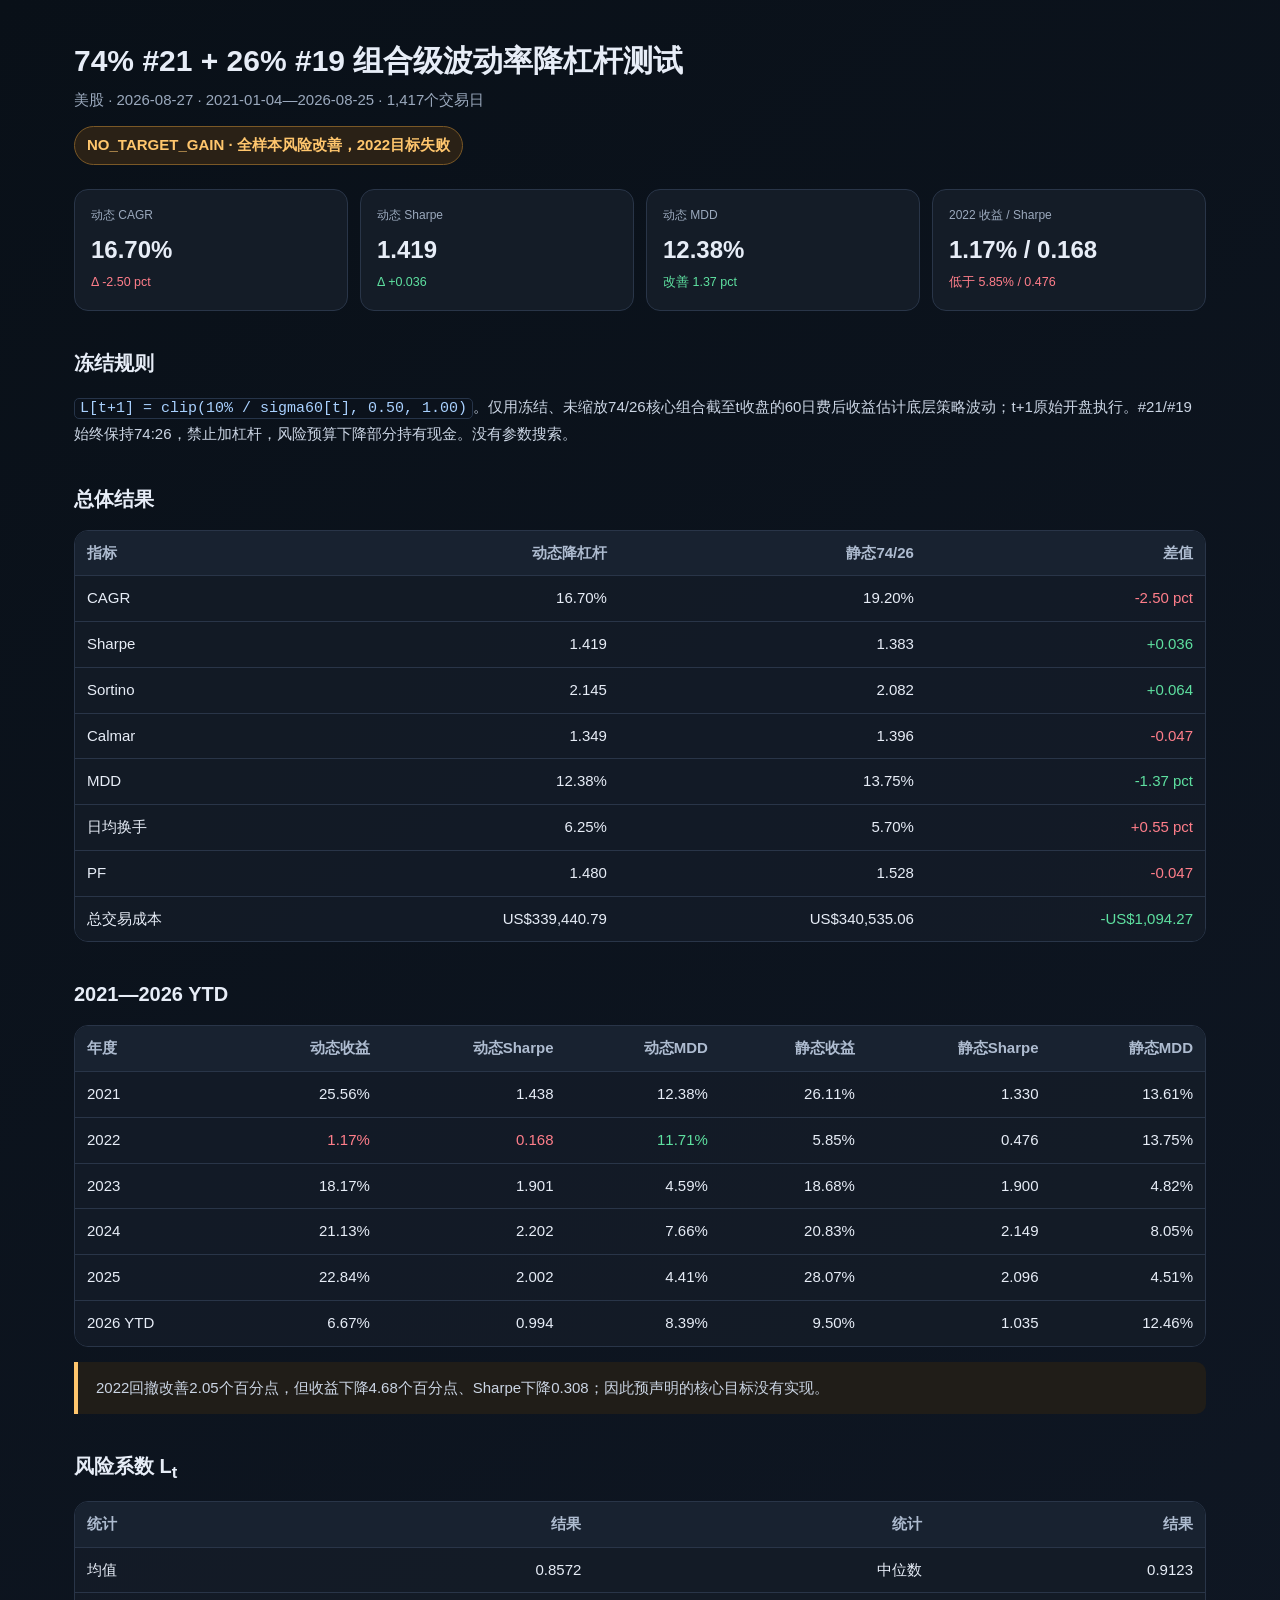
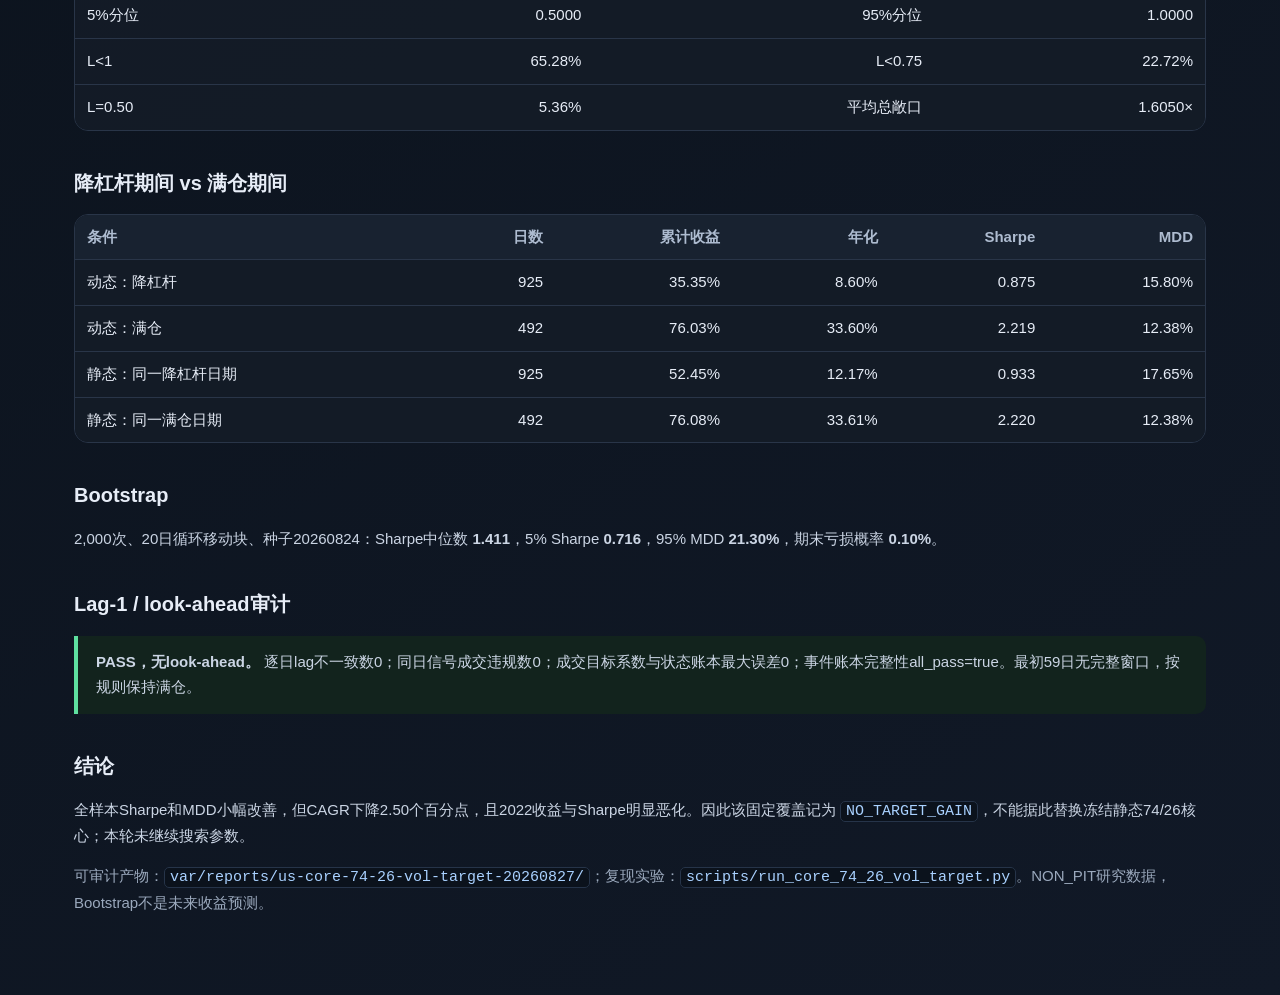
<file: docs/research/us-core-74-26-vol-target-20260827.html>
<!doctype html>
<html lang="zh-CN">
<head>
  <meta charset="utf-8">
  <meta name="viewport" content="width=device-width,initial-scale=1">
  <title>74% #21 + 26% #19 组合级波动率降杠杆测试</title>
  <style>
    :root { color-scheme: dark; --bg:#0c1118; --panel:#141c27; --line:#293548; --text:#e7edf7; --muted:#9ba9bd; --blue:#67a7ff; --green:#5ee0a0; --red:#ff7e8a; --amber:#ffc66d; }
    * { box-sizing:border-box; } body { margin:0; background:linear-gradient(145deg,#091018,#111927); color:var(--text); font:15px/1.65 -apple-system,BlinkMacSystemFont,"Segoe UI",sans-serif; }
    main { max-width:1180px; margin:auto; padding:42px 24px 70px; } h1 { font-size:30px; line-height:1.25; margin:0 0 8px; } h2 { margin:36px 0 14px; font-size:20px; } p { color:#cbd5e4; } .meta,.note { color:var(--muted); } .badge { display:inline-block; margin-top:14px; padding:6px 12px; border:1px solid #7a5826; border-radius:999px; color:var(--amber); background:#2a2116; font-weight:700; }
    .cards { display:grid; grid-template-columns:repeat(auto-fit,minmax(190px,1fr)); gap:12px; margin:24px 0; } .card { background:var(--panel); border:1px solid var(--line); border-radius:14px; padding:16px; } .card span { display:block; color:var(--muted); font-size:12px; } .card strong { display:block; font-size:24px; margin-top:4px; } .up { color:var(--green); } .down { color:var(--red); }
    .table-wrap { overflow:auto; border:1px solid var(--line); border-radius:14px; } table { width:100%; border-collapse:collapse; min-width:760px; background:rgba(20,28,39,.88); } th,td { padding:10px 12px; border-bottom:1px solid var(--line); text-align:right; white-space:nowrap; } th:first-child,td:first-child { text-align:left; } th { color:#aebcd0; background:#182230; } tr:last-child td { border-bottom:0; }
    code { color:#a9d1ff; background:#0b121c; border:1px solid #263449; border-radius:5px; padding:1px 5px; } ul { color:#cbd5e4; } .callout { border-left:4px solid var(--amber); background:#201d18; padding:14px 18px; border-radius:0 10px 10px 0; } .pass { border-left-color:var(--green); background:#12231d; } a { color:var(--blue); }
  </style>
</head>
<body><main>
  <h1>74% #21 + 26% #19 组合级波动率降杠杆测试</h1>
  <div class="meta">美股 · 2026-08-27 · 2021-01-04—2026-08-25 · 1,417个交易日</div>
  <div class="badge">NO_TARGET_GAIN · 全样本风险改善，2022目标失败</div>

  <div class="cards">
    <div class="card"><span>动态 CAGR</span><strong>16.70%</strong><small class="down">Δ -2.50 pct</small></div>
    <div class="card"><span>动态 Sharpe</span><strong>1.419</strong><small class="up">Δ +0.036</small></div>
    <div class="card"><span>动态 MDD</span><strong>12.38%</strong><small class="up">改善 1.37 pct</small></div>
    <div class="card"><span>2022 收益 / Sharpe</span><strong>1.17% / 0.168</strong><small class="down">低于 5.85% / 0.476</small></div>
  </div>

  <h2>冻结规则</h2>
  <p><code>L[t+1] = clip(10% / sigma60[t], 0.50, 1.00)</code>。仅用冻结、未缩放74/26核心组合截至t收盘的60日费后收益估计底层策略波动；t+1原始开盘执行。#21/#19始终保持74:26，禁止加杠杆，风险预算下降部分持有现金。没有参数搜索。</p>

  <h2>总体结果</h2>
  <div class="table-wrap"><table><thead><tr><th>指标</th><th>动态降杠杆</th><th>静态74/26</th><th>差值</th></tr></thead><tbody>
    <tr><td>CAGR</td><td>16.70%</td><td>19.20%</td><td class="down">-2.50 pct</td></tr>
    <tr><td>Sharpe</td><td>1.419</td><td>1.383</td><td class="up">+0.036</td></tr>
    <tr><td>Sortino</td><td>2.145</td><td>2.082</td><td class="up">+0.064</td></tr>
    <tr><td>Calmar</td><td>1.349</td><td>1.396</td><td class="down">-0.047</td></tr>
    <tr><td>MDD</td><td>12.38%</td><td>13.75%</td><td class="up">-1.37 pct</td></tr>
    <tr><td>日均换手</td><td>6.25%</td><td>5.70%</td><td class="down">+0.55 pct</td></tr>
    <tr><td>PF</td><td>1.480</td><td>1.528</td><td class="down">-0.047</td></tr>
    <tr><td>总交易成本</td><td>US$339,440.79</td><td>US$340,535.06</td><td class="up">-US$1,094.27</td></tr>
  </tbody></table></div>

  <h2>2021—2026 YTD</h2>
  <div class="table-wrap"><table><thead><tr><th>年度</th><th>动态收益</th><th>动态Sharpe</th><th>动态MDD</th><th>静态收益</th><th>静态Sharpe</th><th>静态MDD</th></tr></thead><tbody>
    <tr><td>2021</td><td>25.56%</td><td>1.438</td><td>12.38%</td><td>26.11%</td><td>1.330</td><td>13.61%</td></tr>
    <tr><td>2022</td><td class="down">1.17%</td><td class="down">0.168</td><td class="up">11.71%</td><td>5.85%</td><td>0.476</td><td>13.75%</td></tr>
    <tr><td>2023</td><td>18.17%</td><td>1.901</td><td>4.59%</td><td>18.68%</td><td>1.900</td><td>4.82%</td></tr>
    <tr><td>2024</td><td>21.13%</td><td>2.202</td><td>7.66%</td><td>20.83%</td><td>2.149</td><td>8.05%</td></tr>
    <tr><td>2025</td><td>22.84%</td><td>2.002</td><td>4.41%</td><td>28.07%</td><td>2.096</td><td>4.51%</td></tr>
    <tr><td>2026 YTD</td><td>6.67%</td><td>0.994</td><td>8.39%</td><td>9.50%</td><td>1.035</td><td>12.46%</td></tr>
  </tbody></table></div>
  <p class="callout">2022回撤改善2.05个百分点，但收益下降4.68个百分点、Sharpe下降0.308；因此预声明的核心目标没有实现。</p>

  <h2>风险系数 L<sub>t</sub></h2>
  <div class="table-wrap"><table><thead><tr><th>统计</th><th>结果</th><th>统计</th><th>结果</th></tr></thead><tbody>
    <tr><td>均值</td><td>0.8572</td><td>中位数</td><td>0.9123</td></tr>
    <tr><td>5%分位</td><td>0.5000</td><td>95%分位</td><td>1.0000</td></tr>
    <tr><td>L&lt;1</td><td>65.28%</td><td>L&lt;0.75</td><td>22.72%</td></tr>
    <tr><td>L=0.50</td><td>5.36%</td><td>平均总敞口</td><td>1.6050×</td></tr>
  </tbody></table></div>

  <h2>降杠杆期间 vs 满仓期间</h2>
  <div class="table-wrap"><table><thead><tr><th>条件</th><th>日数</th><th>累计收益</th><th>年化</th><th>Sharpe</th><th>MDD</th></tr></thead><tbody>
    <tr><td>动态：降杠杆</td><td>925</td><td>35.35%</td><td>8.60%</td><td>0.875</td><td>15.80%</td></tr>
    <tr><td>动态：满仓</td><td>492</td><td>76.03%</td><td>33.60%</td><td>2.219</td><td>12.38%</td></tr>
    <tr><td>静态：同一降杠杆日期</td><td>925</td><td>52.45%</td><td>12.17%</td><td>0.933</td><td>17.65%</td></tr>
    <tr><td>静态：同一满仓日期</td><td>492</td><td>76.08%</td><td>33.61%</td><td>2.220</td><td>12.38%</td></tr>
  </tbody></table></div>

  <h2>Bootstrap</h2>
  <p>2,000次、20日循环移动块、种子20260824：Sharpe中位数 <strong>1.411</strong>，5% Sharpe <strong>0.716</strong>，95% MDD <strong>21.30%</strong>，期末亏损概率 <strong>0.10%</strong>。</p>

  <h2>Lag-1 / look-ahead审计</h2>
  <p class="callout pass"><strong>PASS，无look-ahead。</strong> 逐日lag不一致数0；同日信号成交违规数0；成交目标系数与状态账本最大误差0；事件账本完整性all_pass=true。最初59日无完整窗口，按规则保持满仓。</p>

  <h2>结论</h2>
  <p>全样本Sharpe和MDD小幅改善，但CAGR下降2.50个百分点，且2022收益与Sharpe明显恶化。因此该固定覆盖记为 <code>NO_TARGET_GAIN</code>，不能据此替换冻结静态74/26核心；本轮未继续搜索参数。</p>
  <p class="note">可审计产物：<code>var/reports/us-core-74-26-vol-target-20260827/</code>；复现实验：<code>scripts/run_core_74_26_vol_target.py</code>。NON_PIT研究数据，Bootstrap不是未来收益预测。</p>
</main></body></html>
</file>
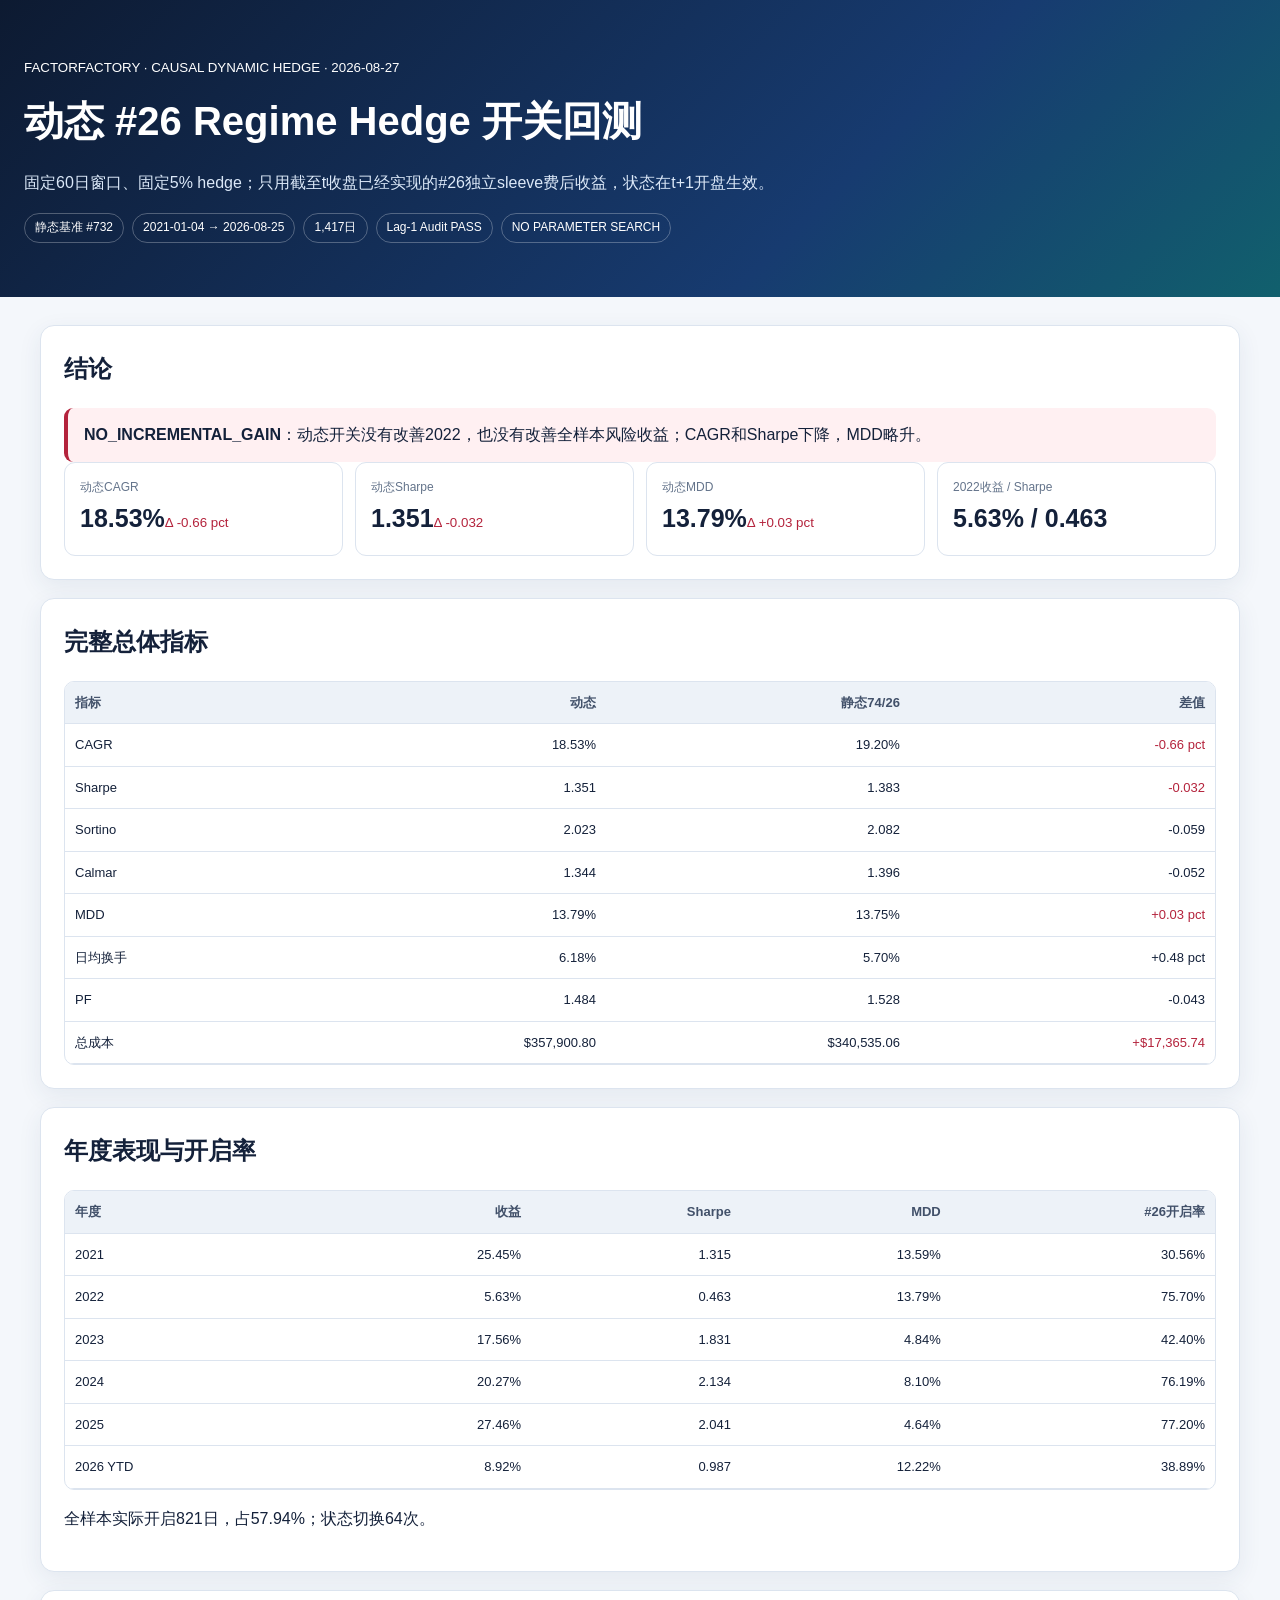
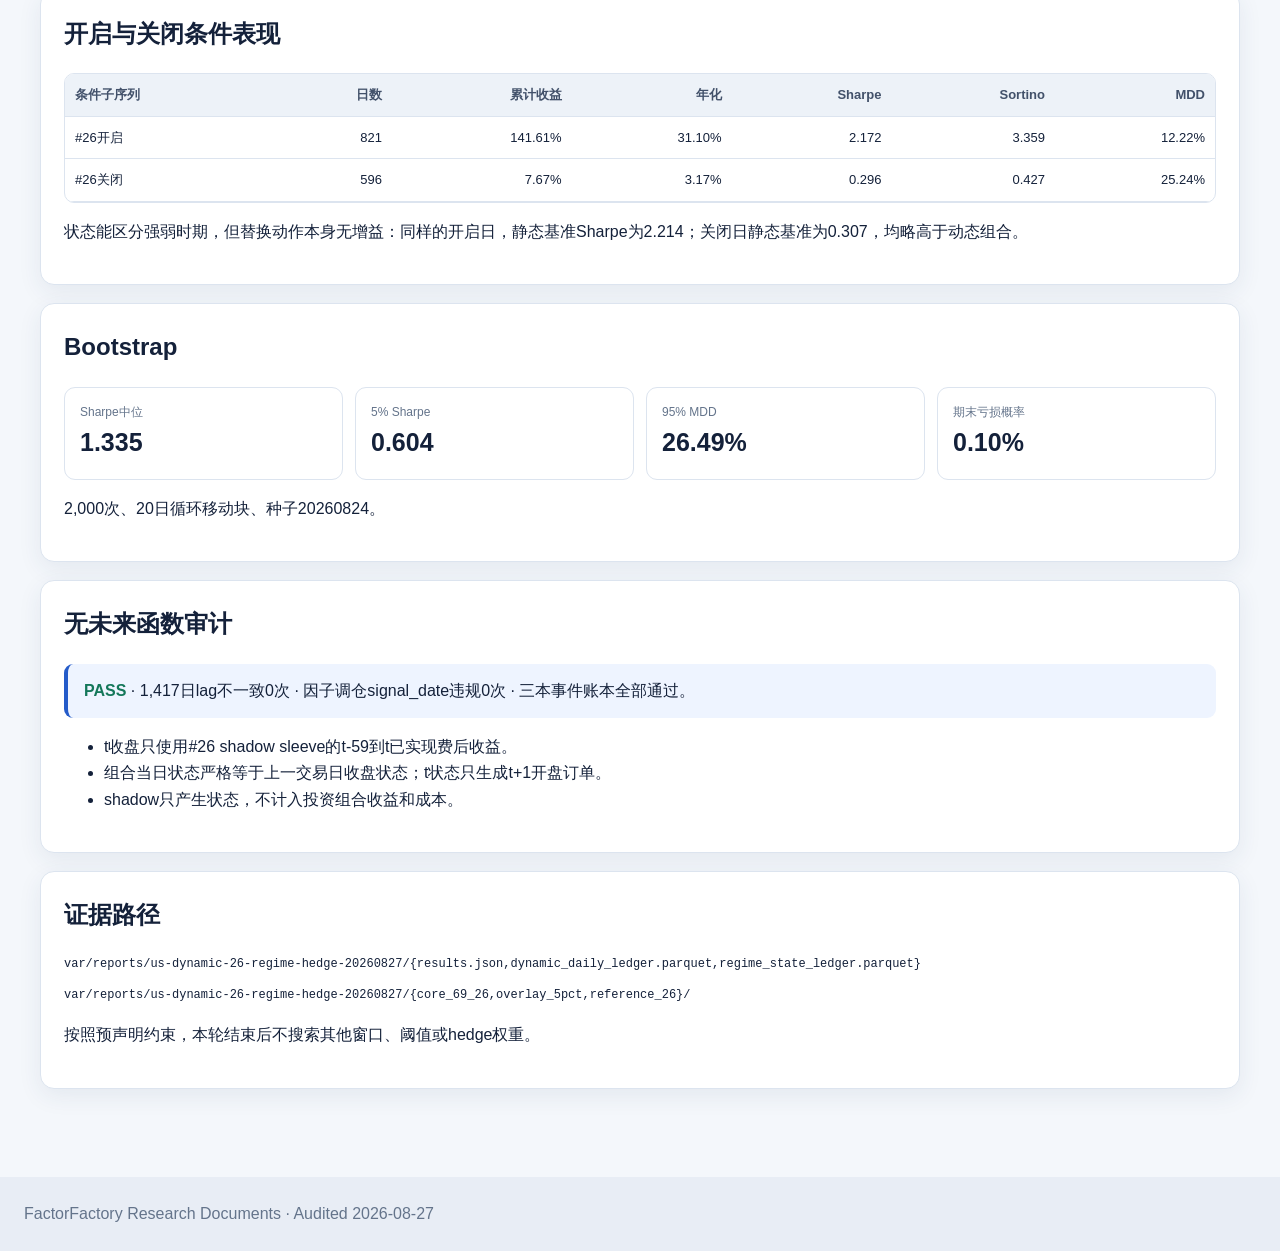
<file: docs/research/us-dynamic-26-regime-hedge-20260827.html>
<!doctype html>
<html lang="zh-CN"><head><meta charset="utf-8"><meta name="viewport" content="width=device-width,initial-scale=1"><title>动态 #26 Regime Hedge 开关回测</title>
<style>:root{--bg:#f4f7fb;--card:#fff;--ink:#14213a;--muted:#64748b;--line:#dce4ef;--blue:#245bc9;--green:#14775a;--red:#b4233c;--amber:#a15d00}*{box-sizing:border-box}body{margin:0;background:var(--bg);color:var(--ink);font-family:-apple-system,BlinkMacSystemFont,"Segoe UI","PingFang SC",sans-serif;line-height:1.65}.wrap{max-width:1240px;margin:auto}.hero{padding:54px 24px;background:linear-gradient(135deg,#0d1a31,#173b70 65%,#11606d);color:#fff}.hero h1{font-size:40px;margin:8px 0}.hero p{max-width:960px;color:#dbe8f8}.pills{display:flex;gap:8px;flex-wrap:wrap}.pill{border:1px solid #ffffff45;border-radius:999px;padding:4px 10px;font-size:12px}main{padding:28px 20px 70px}.card{background:var(--card);border:1px solid var(--line);border-radius:14px;padding:23px;margin-bottom:18px;box-shadow:0 7px 23px #243d6914}h2{margin-top:0}.grid{display:grid;grid-template-columns:repeat(4,1fr);gap:12px}.kpi{border:1px solid var(--line);border-radius:11px;padding:15px}.kpi span{display:block;color:var(--muted);font-size:12px}.kpi b{font-size:25px}.bad{color:var(--red)}.good{color:var(--green)}.table{overflow:auto;border:1px solid var(--line);border-radius:10px}table{border-collapse:collapse;width:100%;min-width:760px}th,td{padding:10px;border-bottom:1px solid var(--line);text-align:right;font-size:13px}th{background:#edf2f8;color:#42516a}th:first-child,td:first-child{text-align:left}.callout{border-left:4px solid var(--blue);background:#eef4ff;padding:14px 16px;border-radius:9px}.reject{border-color:var(--red);background:#fff0f2}code{background:#132239;color:#dfeaff;padding:2px 6px;border-radius:5px}.mono{font-family:ui-monospace,SFMono-Regular,Menlo,monospace;font-size:12px}footer{padding:24px;background:#e8edf5;color:var(--muted)}@media(max-width:800px){.grid{grid-template-columns:repeat(2,1fr)}.hero h1{font-size:31px}}@media(max-width:520px){.grid{grid-template-columns:1fr}}</style></head>
<body><header class="hero"><div class="wrap"><small>FACTORFACTORY · CAUSAL DYNAMIC HEDGE · 2026-08-27</small><h1>动态 #26 Regime Hedge 开关回测</h1><p>固定60日窗口、固定5% hedge；只用截至t收盘已经实现的#26独立sleeve费后收益，状态在t+1开盘生效。</p><div class="pills"><span class="pill">静态基准 #732</span><span class="pill">2021-01-04 → 2026-08-25</span><span class="pill">1,417日</span><span class="pill">Lag-1 Audit PASS</span><span class="pill">NO PARAMETER SEARCH</span></div></div></header>
<main class="wrap"><section class="card"><h2>结论</h2><div class="callout reject"><b>NO_INCREMENTAL_GAIN</b>：动态开关没有改善2022，也没有改善全样本风险收益；CAGR和Sharpe下降，MDD略升。</div><div class="grid"><div class="kpi"><span>动态CAGR</span><b>18.53%</b><small class="bad">Δ -0.66 pct</small></div><div class="kpi"><span>动态Sharpe</span><b>1.351</b><small class="bad">Δ -0.032</small></div><div class="kpi"><span>动态MDD</span><b>13.79%</b><small class="bad">Δ +0.03 pct</small></div><div class="kpi"><span>2022收益 / Sharpe</span><b>5.63% / 0.463</b></div></div></section>
<section class="card"><h2>完整总体指标</h2><div class="table"><table><thead><tr><th>指标</th><th>动态</th><th>静态74/26</th><th>差值</th></tr></thead><tbody><tr><td>CAGR</td><td>18.53%</td><td>19.20%</td><td class="bad">-0.66 pct</td></tr><tr><td>Sharpe</td><td>1.351</td><td>1.383</td><td class="bad">-0.032</td></tr><tr><td>Sortino</td><td>2.023</td><td>2.082</td><td>-0.059</td></tr><tr><td>Calmar</td><td>1.344</td><td>1.396</td><td>-0.052</td></tr><tr><td>MDD</td><td>13.79%</td><td>13.75%</td><td class="bad">+0.03 pct</td></tr><tr><td>日均换手</td><td>6.18%</td><td>5.70%</td><td>+0.48 pct</td></tr><tr><td>PF</td><td>1.484</td><td>1.528</td><td>-0.043</td></tr><tr><td>总成本</td><td>$357,900.80</td><td>$340,535.06</td><td class="bad">+$17,365.74</td></tr></tbody></table></div></section>
<section class="card"><h2>年度表现与开启率</h2><div class="table"><table><thead><tr><th>年度</th><th>收益</th><th>Sharpe</th><th>MDD</th><th>#26开启率</th></tr></thead><tbody><tr><td>2021</td><td>25.45%</td><td>1.315</td><td>13.59%</td><td>30.56%</td></tr><tr><td>2022</td><td>5.63%</td><td>0.463</td><td>13.79%</td><td>75.70%</td></tr><tr><td>2023</td><td>17.56%</td><td>1.831</td><td>4.84%</td><td>42.40%</td></tr><tr><td>2024</td><td>20.27%</td><td>2.134</td><td>8.10%</td><td>76.19%</td></tr><tr><td>2025</td><td>27.46%</td><td>2.041</td><td>4.64%</td><td>77.20%</td></tr><tr><td>2026 YTD</td><td>8.92%</td><td>0.987</td><td>12.22%</td><td>38.89%</td></tr></tbody></table></div><p>全样本实际开启821日，占57.94%；状态切换64次。</p></section>
<section class="card"><h2>开启与关闭条件表现</h2><div class="table"><table><thead><tr><th>条件子序列</th><th>日数</th><th>累计收益</th><th>年化</th><th>Sharpe</th><th>Sortino</th><th>MDD</th></tr></thead><tbody><tr><td>#26开启</td><td>821</td><td>141.61%</td><td>31.10%</td><td>2.172</td><td>3.359</td><td>12.22%</td></tr><tr><td>#26关闭</td><td>596</td><td>7.67%</td><td>3.17%</td><td>0.296</td><td>0.427</td><td>25.24%</td></tr></tbody></table></div><p>状态能区分强弱时期，但替换动作本身无增益：同样的开启日，静态基准Sharpe为2.214；关闭日静态基准为0.307，均略高于动态组合。</p></section>
<section class="card"><h2>Bootstrap</h2><div class="grid"><div class="kpi"><span>Sharpe中位</span><b>1.335</b></div><div class="kpi"><span>5% Sharpe</span><b>0.604</b></div><div class="kpi"><span>95% MDD</span><b>26.49%</b></div><div class="kpi"><span>期末亏损概率</span><b>0.10%</b></div></div><p>2,000次、20日循环移动块、种子20260824。</p></section>
<section class="card"><h2>无未来函数审计</h2><div class="callout"><b class="good">PASS</b> · 1,417日lag不一致0次 · 因子调仓signal_date违规0次 · 三本事件账本全部通过。</div><ul><li>t收盘只使用#26 shadow sleeve的t-59到t已实现费后收益。</li><li>组合当日状态严格等于上一交易日收盘状态；t状态只生成t+1开盘订单。</li><li>shadow只产生状态，不计入投资组合收益和成本。</li></ul></section>
<section class="card"><h2>证据路径</h2><p class="mono">var/reports/us-dynamic-26-regime-hedge-20260827/{results.json,dynamic_daily_ledger.parquet,regime_state_ledger.parquet}</p><p class="mono">var/reports/us-dynamic-26-regime-hedge-20260827/{core_69_26,overlay_5pct,reference_26}/</p><p>按照预声明约束，本轮结束后不搜索其他窗口、阈值或hedge权重。</p></section></main><footer><div class="wrap">FactorFactory Research Documents · Audited 2026-08-27</div></footer></body></html>
</file>
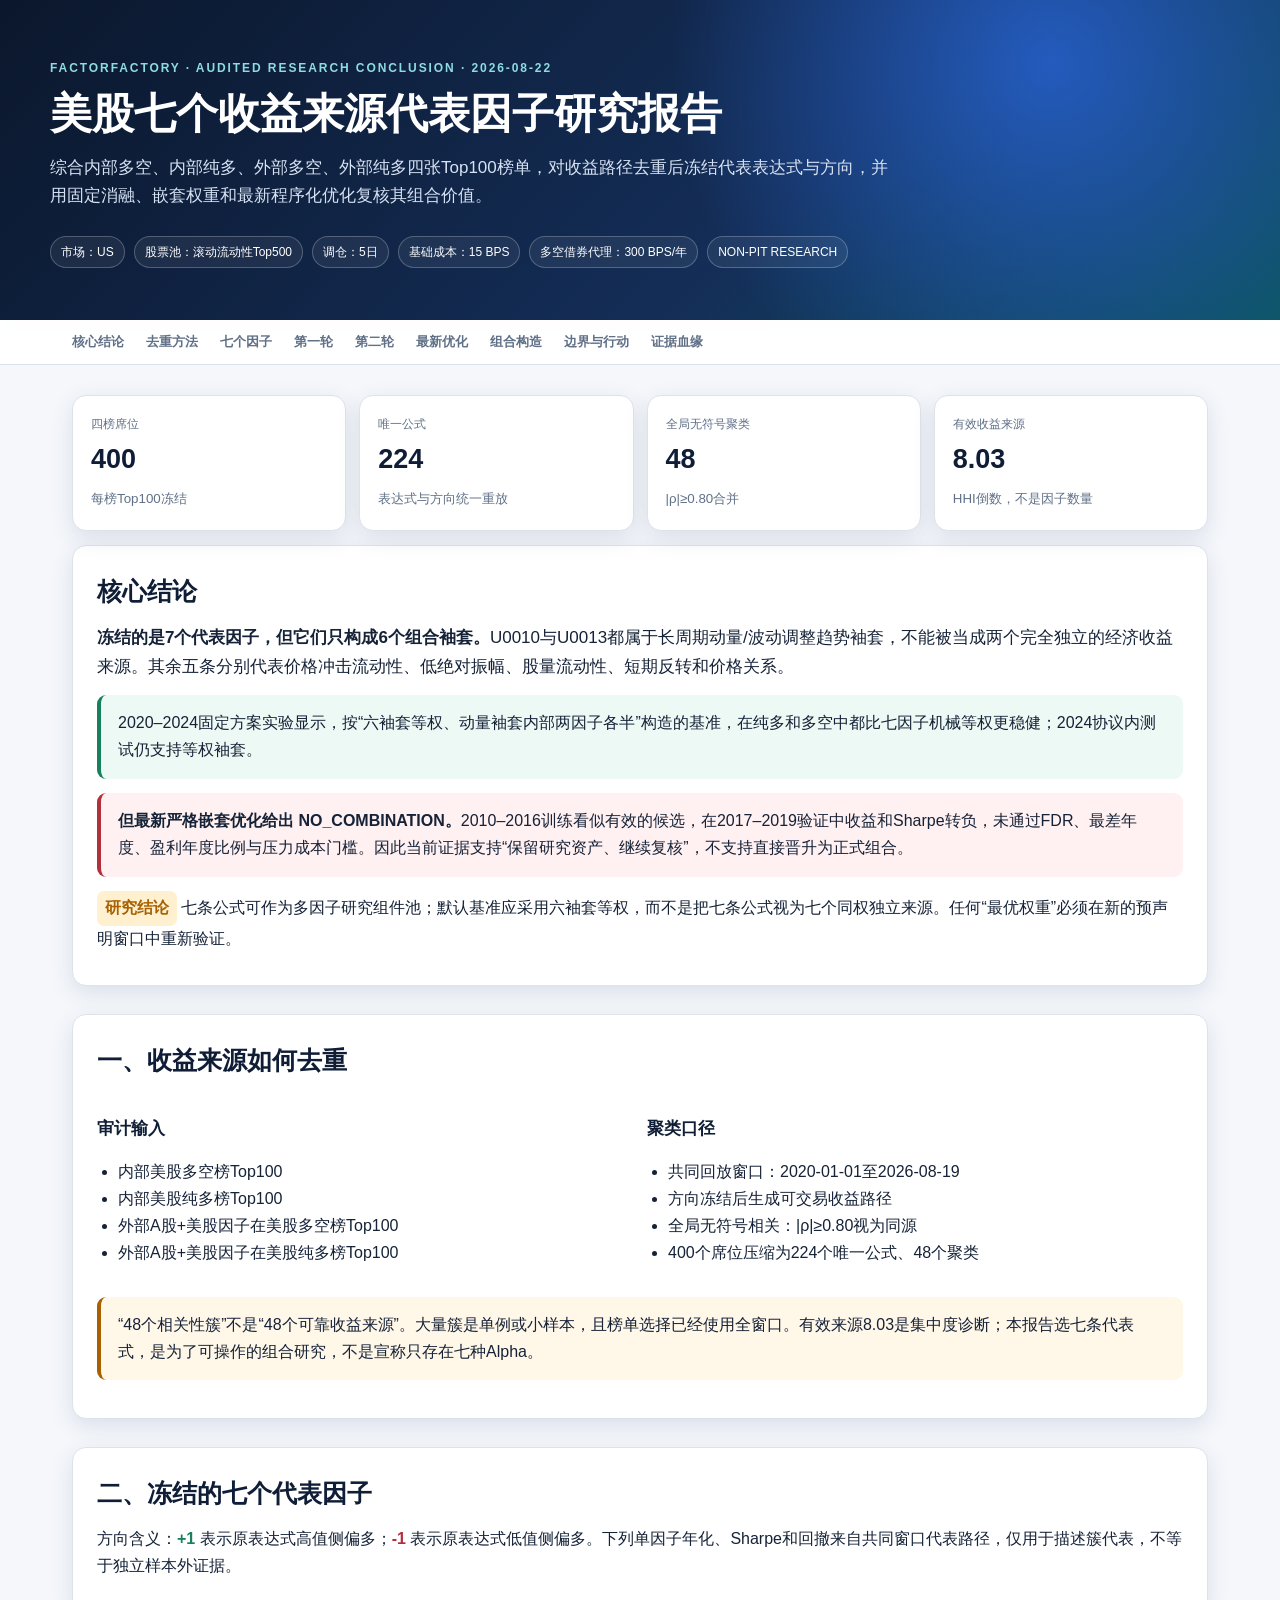
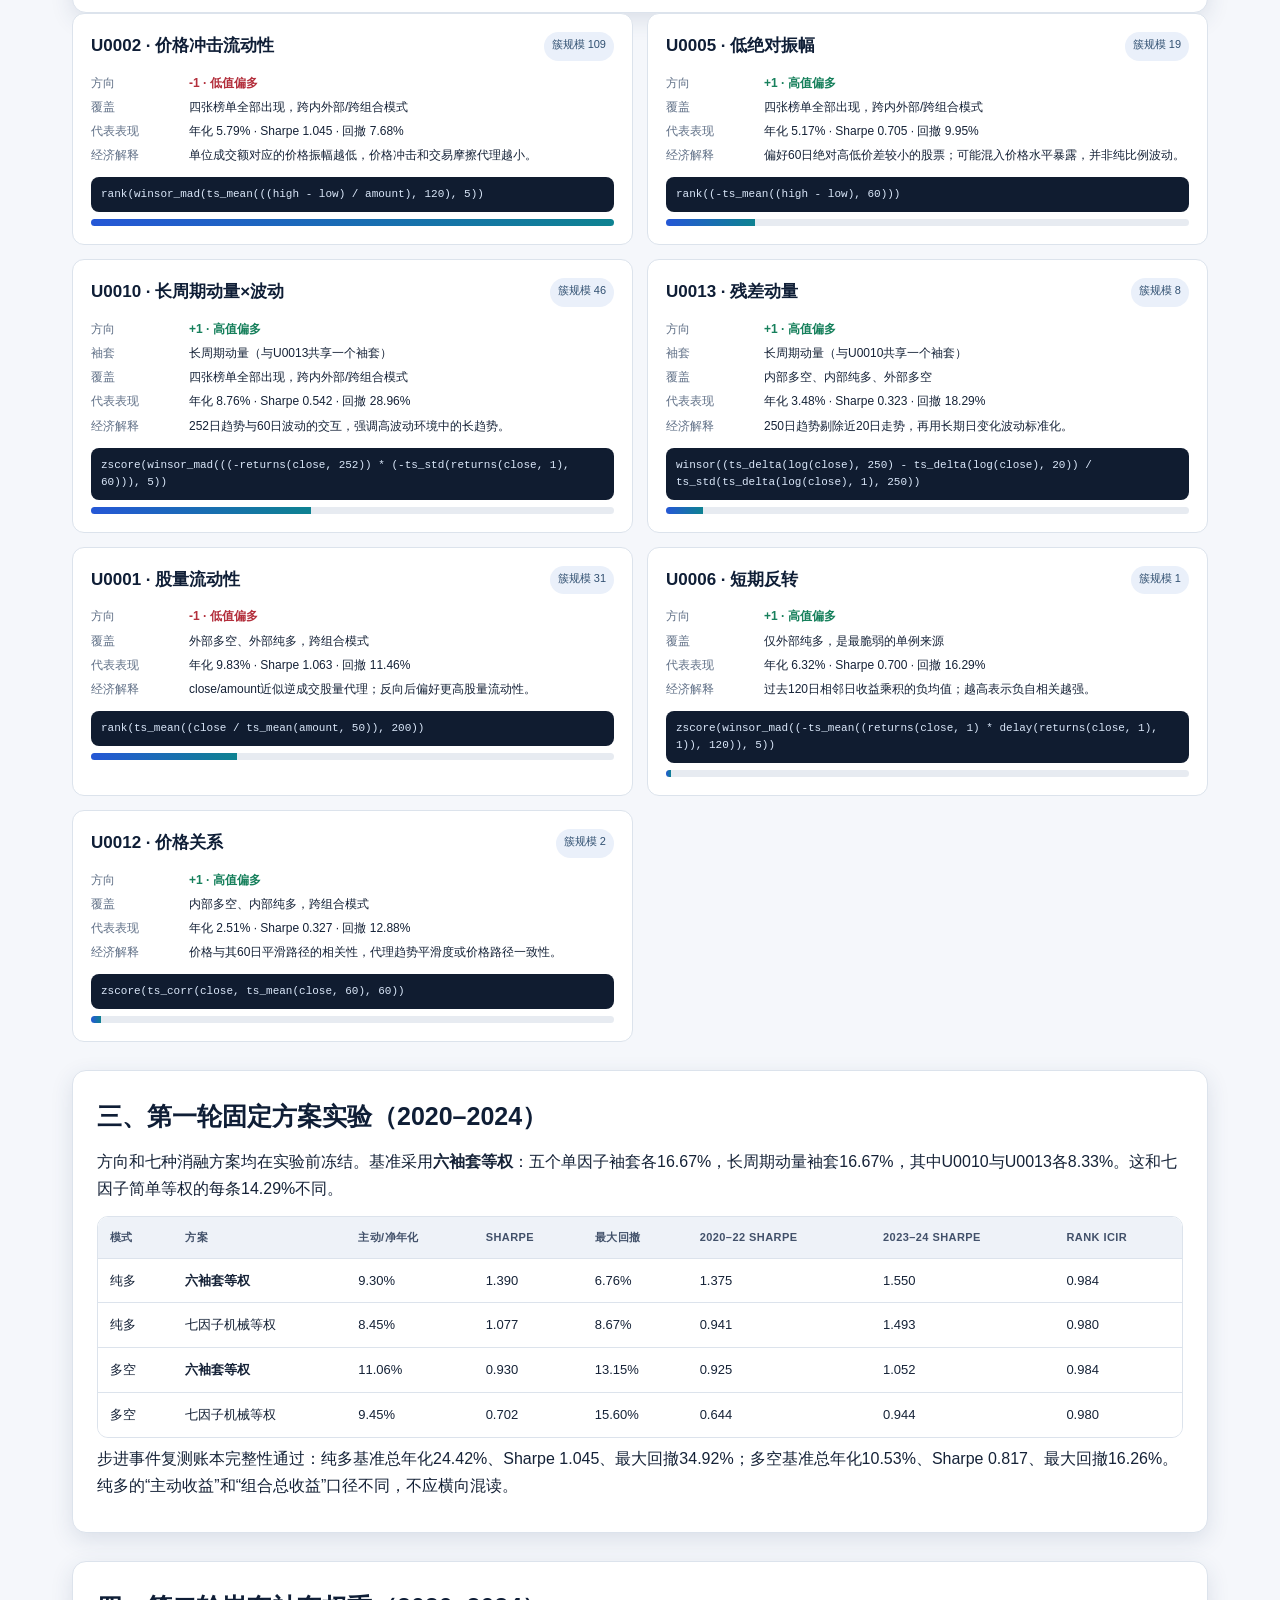
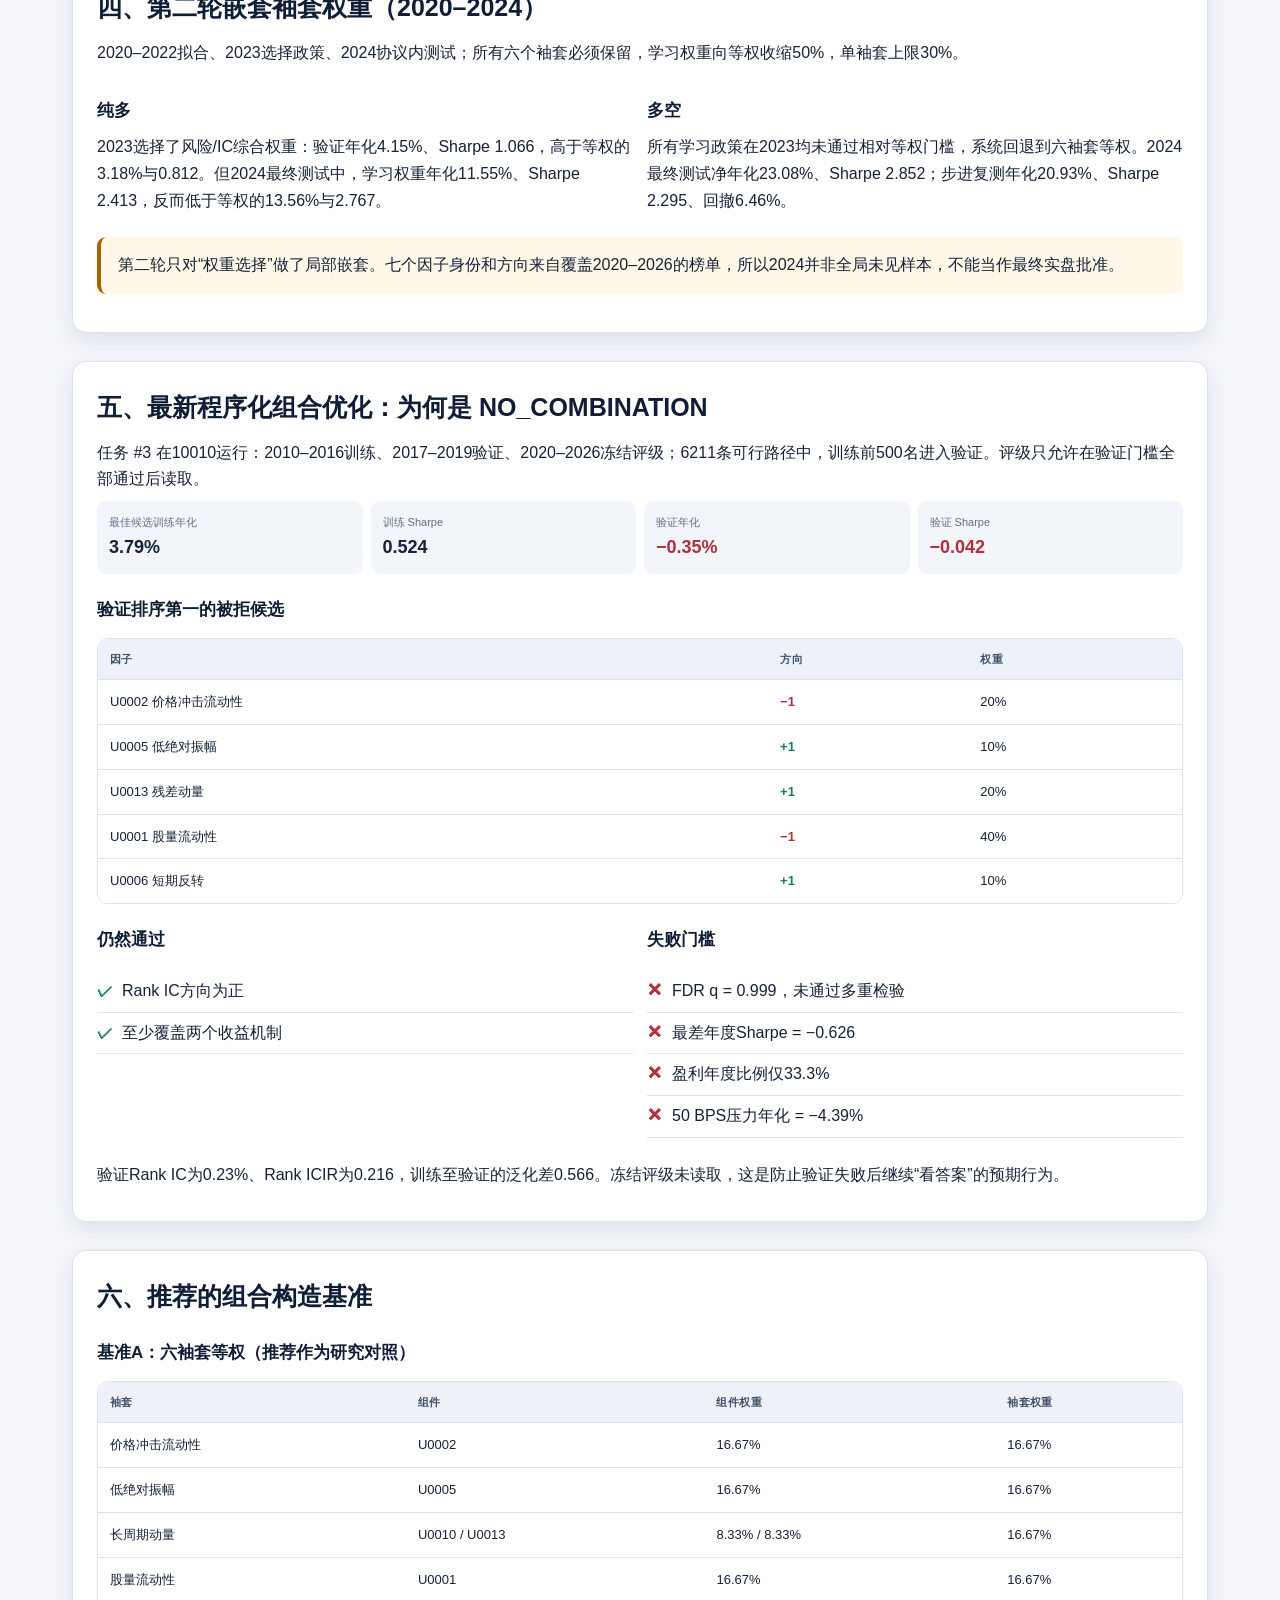
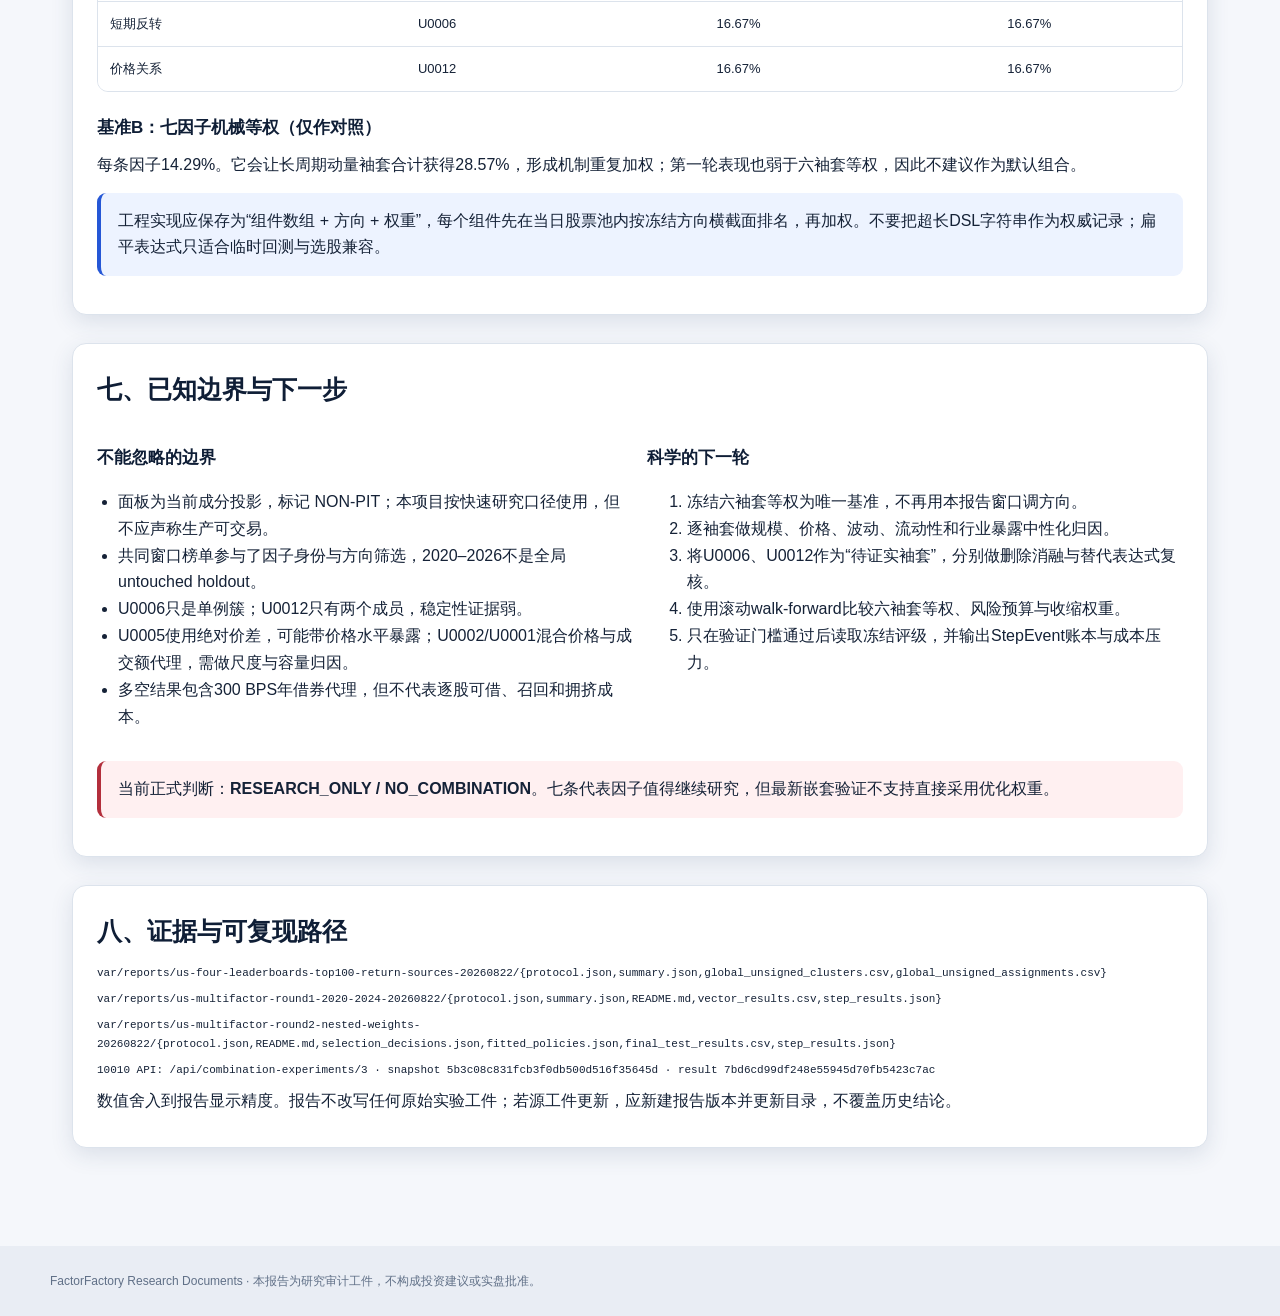
<file: docs/research/us-seven-return-source-representatives-20260822.html>
<!doctype html>
<html lang="zh-CN">
<head>
  <meta charset="utf-8">
  <meta name="viewport" content="width=device-width,initial-scale=1">
  <title>美股七个收益来源代表因子研究报告</title>
  <style>
    :root{--ink:#152237;--muted:#607087;--line:#dce3ec;--paper:#f5f7fb;--card:#fff;--blue:#2557d6;--cyan:#0e8291;--green:#17805c;--amber:#a76100;--red:#b32f3c;--navy:#0f1e36}
    *{box-sizing:border-box}html{scroll-behavior:smooth}body{margin:0;background:var(--paper);color:var(--ink);font-family:-apple-system,BlinkMacSystemFont,"Segoe UI","PingFang SC","Microsoft YaHei",sans-serif;line-height:1.68}
    .hero{background:radial-gradient(circle at 82% 20%,#245bbd 0,transparent 35%),linear-gradient(135deg,#0b172c,#142e58 62%,#0c5661);color:#fff;padding:58px 28px 52px}.wrap{max-width:1180px;margin:auto}.eyebrow{font-size:12px;letter-spacing:.16em;text-transform:uppercase;color:#8edbe2;font-weight:750}.hero h1{font-size:42px;line-height:1.16;margin:12px 0 15px;max-width:900px}.hero p{max-width:850px;color:#d7e3f4;font-size:17px}.meta{display:flex;flex-wrap:wrap;gap:9px;margin-top:25px}.pill{display:inline-flex;padding:5px 10px;border:1px solid #ffffff3b;border-radius:999px;background:#ffffff10;font-size:12px}.toc{position:sticky;top:0;z-index:5;background:#ffffffed;backdrop-filter:blur(12px);border-bottom:1px solid var(--line)}.toc .wrap{display:flex;gap:22px;overflow:auto;padding:11px 22px}.toc a{white-space:nowrap;text-decoration:none;color:var(--muted);font-size:13px;font-weight:650}.toc a:hover{color:var(--blue)}main{padding:30px 22px 70px}section{scroll-margin-top:62px;margin:0 0 28px}.grid{display:grid;grid-template-columns:repeat(4,minmax(0,1fr));gap:13px}.kpi,.card{background:var(--card);border:1px solid var(--line);border-radius:14px;box-shadow:0 7px 22px #243d6920}.kpi{padding:18px}.kpi span{display:block;color:var(--muted);font-size:12px}.kpi b{display:block;font-size:27px;color:var(--navy);margin:3px 0}.kpi small{color:var(--muted)}.card{padding:24px;margin-top:14px}h2{font-size:25px;margin:0 0 12px;color:var(--navy)}h3{font-size:17px;margin:22px 0 9px;color:var(--navy)}p{margin:8px 0}.lead{font-size:17px}.callout{border-left:4px solid var(--blue);background:#edf3ff;padding:15px 17px;border-radius:9px;margin:14px 0}.callout.warn{border-color:var(--amber);background:#fff7e8}.callout.reject{border-color:var(--red);background:#fff0f1}.callout.ok{border-color:var(--green);background:#edf9f4}.table-wrap{overflow:auto;border:1px solid var(--line);border-radius:11px;margin-top:13px}table{border-collapse:collapse;width:100%;min-width:880px;background:#fff}th,td{text-align:left;vertical-align:top;padding:11px 12px;border-bottom:1px solid var(--line);font-size:13px}th{background:#eef2f8;color:#42516a;font-size:11px;text-transform:uppercase;letter-spacing:.04em}tr:last-child td{border-bottom:0}.dir-plus{color:var(--green);font-weight:750}.dir-minus{color:var(--red);font-weight:750}.code{display:block;margin-top:7px;padding:9px 10px;border-radius:8px;background:#101c30;color:#dbe8fa;font:11px/1.55 ui-monospace,SFMono-Regular,Menlo,monospace;white-space:normal;overflow-wrap:anywhere}.factor-grid{display:grid;grid-template-columns:repeat(2,minmax(0,1fr));gap:14px}.factor{border:1px solid var(--line);border-radius:12px;padding:18px;background:#fff}.factor-head{display:flex;justify-content:space-between;gap:12px}.factor h3{margin:0;font-size:17px}.factor .tag{font-size:11px;border-radius:999px;padding:3px 8px;background:#eaf0fa;color:#315071;white-space:nowrap}.factor dl{display:grid;grid-template-columns:90px 1fr;gap:4px 8px;margin:12px 0;font-size:12px}.factor dt{color:var(--muted)}.factor dd{margin:0}.bar{height:7px;background:#e7ebf1;border-radius:99px;overflow:hidden;margin-top:7px}.bar i{display:block;height:100%;background:linear-gradient(90deg,var(--blue),var(--cyan))}.two{display:grid;grid-template-columns:1fr 1fr;gap:14px}.metric-row{display:grid;grid-template-columns:repeat(4,1fr);gap:8px}.metric{padding:12px;border-radius:9px;background:#f2f5fa}.metric span{font-size:11px;color:var(--muted);display:block}.metric b{font-size:18px}.good{color:var(--green)}.bad{color:var(--red)}.amber{color:var(--amber)}ul{padding-left:21px}.checklist{list-style:none;padding:0}.checklist li{padding:7px 0;border-bottom:1px solid var(--line)}.checklist li:before{content:"✓";color:var(--green);font-weight:800;margin-right:9px}.checklist li.fail:before{content:"✕";color:var(--red)}footer{padding:25px 22px;background:#e9edf4;color:var(--muted);font-size:12px}.evidence{font-family:ui-monospace,SFMono-Regular,Menlo,monospace;font-size:11px;overflow-wrap:anywhere}.status{display:inline-block;font-weight:800;border-radius:7px;padding:4px 8px}.status.reject{color:var(--red);background:#ffe5e8}.status.research{color:var(--amber);background:#fff0d0}
    @media(max-width:860px){.grid,.metric-row{grid-template-columns:repeat(2,1fr)}.factor-grid,.two{grid-template-columns:1fr}.hero h1{font-size:32px}}@media(max-width:520px){.grid,.metric-row{grid-template-columns:1fr}.hero{padding:40px 20px}.hero h1{font-size:28px}main{padding:22px 13px 50px}.card{padding:18px}}
    @media print{.toc{display:none}.hero{padding:32px;background:#142e58!important;-webkit-print-color-adjust:exact}.card,.kpi{box-shadow:none;break-inside:avoid}body{background:#fff}main{padding:20px}}
  </style>
</head>
<body>
  <header class="hero"><div class="wrap">
    <div class="eyebrow">FactorFactory · Audited Research Conclusion · 2026-08-22</div>
    <h1>美股七个收益来源代表因子研究报告</h1>
    <p>综合内部多空、内部纯多、外部多空、外部纯多四张Top100榜单，对收益路径去重后冻结代表表达式与方向，并用固定消融、嵌套权重和最新程序化优化复核其组合价值。</p>
    <div class="meta"><span class="pill">市场：US</span><span class="pill">股票池：滚动流动性Top500</span><span class="pill">调仓：5日</span><span class="pill">基础成本：15 BPS</span><span class="pill">多空借券代理：300 BPS/年</span><span class="pill">NON-PIT RESEARCH</span></div>
  </div></header>
  <nav class="toc"><div class="wrap"><a href="#conclusion">核心结论</a><a href="#method">去重方法</a><a href="#factors">七个因子</a><a href="#round1">第一轮</a><a href="#round2">第二轮</a><a href="#latest">最新优化</a><a href="#construction">组合构造</a><a href="#limits">边界与行动</a><a href="#evidence">证据血缘</a></div></nav>
  <main class="wrap">
    <section id="conclusion">
      <div class="grid">
        <div class="kpi"><span>四榜席位</span><b>400</b><small>每榜Top100冻结</small></div>
        <div class="kpi"><span>唯一公式</span><b>224</b><small>表达式与方向统一重放</small></div>
        <div class="kpi"><span>全局无符号聚类</span><b>48</b><small>|ρ|≥0.80合并</small></div>
        <div class="kpi"><span>有效收益来源</span><b>8.03</b><small>HHI倒数，不是因子数量</small></div>
      </div>
      <div class="card">
        <h2>核心结论</h2>
        <p class="lead"><strong>冻结的是7个代表因子，但它们只构成6个组合袖套。</strong>U0010与U0013都属于长周期动量/波动调整趋势袖套，不能被当成两个完全独立的经济收益来源。其余五条分别代表价格冲击流动性、低绝对振幅、股量流动性、短期反转和价格关系。</p>
        <div class="callout ok">2020–2024固定方案实验显示，按“六袖套等权、动量袖套内部两因子各半”构造的基准，在纯多和多空中都比七因子机械等权更稳健；2024协议内测试仍支持等权袖套。</div>
        <div class="callout reject"><strong>但最新严格嵌套优化给出 NO_COMBINATION。</strong>2010–2016训练看似有效的候选，在2017–2019验证中收益和Sharpe转负，未通过FDR、最差年度、盈利年度比例与压力成本门槛。因此当前证据支持“保留研究资产、继续复核”，不支持直接晋升为正式组合。</div>
        <p><span class="status research">研究结论</span> 七条公式可作为多因子研究组件池；默认基准应采用六袖套等权，而不是把七条公式视为七个同权独立来源。任何“最优权重”必须在新的预声明窗口中重新验证。</p>
      </div>
    </section>

    <section id="method" class="card">
      <h2>一、收益来源如何去重</h2>
      <div class="two">
        <div><h3>审计输入</h3><ul><li>内部美股多空榜Top100</li><li>内部美股纯多榜Top100</li><li>外部A股+美股因子在美股多空榜Top100</li><li>外部A股+美股因子在美股纯多榜Top100</li></ul></div>
        <div><h3>聚类口径</h3><ul><li>共同回放窗口：2020-01-01至2026-08-19</li><li>方向冻结后生成可交易收益路径</li><li>全局无符号相关：|ρ|≥0.80视为同源</li><li>400个席位压缩为224个唯一公式、48个聚类</li></ul></div>
      </div>
      <div class="callout warn">“48个相关性簇”不是“48个可靠收益来源”。大量簇是单例或小样本，且榜单选择已经使用全窗口。有效来源8.03是集中度诊断；本报告选七条代表式，是为了可操作的组合研究，不是宣称只存在七种Alpha。</div>
    </section>

    <section id="factors">
      <div class="card"><h2>二、冻结的七个代表因子</h2><p>方向含义：<span class="dir-plus">+1</span> 表示原表达式高值侧偏多；<span class="dir-minus">-1</span> 表示原表达式低值侧偏多。下列单因子年化、Sharpe和回撤来自共同窗口代表路径，仅用于描述簇代表，不等于独立样本外证据。</p></div>
      <div class="factor-grid">
        <article class="factor"><div class="factor-head"><h3>U0002 · 价格冲击流动性</h3><span class="tag">簇规模 109</span></div><dl><dt>方向</dt><dd class="dir-minus">-1 · 低值偏多</dd><dt>覆盖</dt><dd>四张榜单全部出现，跨内外部/跨组合模式</dd><dt>代表表现</dt><dd>年化 5.79% · Sharpe 1.045 · 回撤 7.68%</dd><dt>经济解释</dt><dd>单位成交额对应的价格振幅越低，价格冲击和交易摩擦代理越小。</dd></dl><code class="code">rank(winsor_mad(ts_mean(((high - low) / amount), 120), 5))</code><div class="bar"><i style="width:100%"></i></div></article>
        <article class="factor"><div class="factor-head"><h3>U0005 · 低绝对振幅</h3><span class="tag">簇规模 19</span></div><dl><dt>方向</dt><dd class="dir-plus">+1 · 高值偏多</dd><dt>覆盖</dt><dd>四张榜单全部出现，跨内外部/跨组合模式</dd><dt>代表表现</dt><dd>年化 5.17% · Sharpe 0.705 · 回撤 9.95%</dd><dt>经济解释</dt><dd>偏好60日绝对高低价差较小的股票；可能混入价格水平暴露，并非纯比例波动。</dd></dl><code class="code">rank((-ts_mean((high - low), 60)))</code><div class="bar"><i style="width:17%"></i></div></article>
        <article class="factor"><div class="factor-head"><h3>U0010 · 长周期动量×波动</h3><span class="tag">簇规模 46</span></div><dl><dt>方向</dt><dd class="dir-plus">+1 · 高值偏多</dd><dt>袖套</dt><dd>长周期动量（与U0013共享一个袖套）</dd><dt>覆盖</dt><dd>四张榜单全部出现，跨内外部/跨组合模式</dd><dt>代表表现</dt><dd>年化 8.76% · Sharpe 0.542 · 回撤 28.96%</dd><dt>经济解释</dt><dd>252日趋势与60日波动的交互，强调高波动环境中的长趋势。</dd></dl><code class="code">zscore(winsor_mad(((-returns(close, 252)) * (-ts_std(returns(close, 1), 60))), 5))</code><div class="bar"><i style="width:42%"></i></div></article>
        <article class="factor"><div class="factor-head"><h3>U0013 · 残差动量</h3><span class="tag">簇规模 8</span></div><dl><dt>方向</dt><dd class="dir-plus">+1 · 高值偏多</dd><dt>袖套</dt><dd>长周期动量（与U0010共享一个袖套）</dd><dt>覆盖</dt><dd>内部多空、内部纯多、外部多空</dd><dt>代表表现</dt><dd>年化 3.48% · Sharpe 0.323 · 回撤 18.29%</dd><dt>经济解释</dt><dd>250日趋势剔除近20日走势，再用长期日变化波动标准化。</dd></dl><code class="code">winsor((ts_delta(log(close), 250) - ts_delta(log(close), 20)) / ts_std(ts_delta(log(close), 1), 250))</code><div class="bar"><i style="width:7%"></i></div></article>
        <article class="factor"><div class="factor-head"><h3>U0001 · 股量流动性</h3><span class="tag">簇规模 31</span></div><dl><dt>方向</dt><dd class="dir-minus">-1 · 低值偏多</dd><dt>覆盖</dt><dd>外部多空、外部纯多，跨组合模式</dd><dt>代表表现</dt><dd>年化 9.83% · Sharpe 1.063 · 回撤 11.46%</dd><dt>经济解释</dt><dd>close/amount近似逆成交股量代理；反向后偏好更高股量流动性。</dd></dl><code class="code">rank(ts_mean((close / ts_mean(amount, 50)), 200))</code><div class="bar"><i style="width:28%"></i></div></article>
        <article class="factor"><div class="factor-head"><h3>U0006 · 短期反转</h3><span class="tag">簇规模 1</span></div><dl><dt>方向</dt><dd class="dir-plus">+1 · 高值偏多</dd><dt>覆盖</dt><dd>仅外部纯多，是最脆弱的单例来源</dd><dt>代表表现</dt><dd>年化 6.32% · Sharpe 0.700 · 回撤 16.29%</dd><dt>经济解释</dt><dd>过去120日相邻日收益乘积的负均值；越高表示负自相关越强。</dd></dl><code class="code">zscore(winsor_mad((-ts_mean((returns(close, 1) * delay(returns(close, 1), 1)), 120)), 5))</code><div class="bar"><i style="width:1%"></i></div></article>
        <article class="factor"><div class="factor-head"><h3>U0012 · 价格关系</h3><span class="tag">簇规模 2</span></div><dl><dt>方向</dt><dd class="dir-plus">+1 · 高值偏多</dd><dt>覆盖</dt><dd>内部多空、内部纯多，跨组合模式</dd><dt>代表表现</dt><dd>年化 2.51% · Sharpe 0.327 · 回撤 12.88%</dd><dt>经济解释</dt><dd>价格与其60日平滑路径的相关性，代理趋势平滑度或价格路径一致性。</dd></dl><code class="code">zscore(ts_corr(close, ts_mean(close, 60), 60))</code><div class="bar"><i style="width:2%"></i></div></article>
      </div>
    </section>

    <section id="round1" class="card">
      <h2>三、第一轮固定方案实验（2020–2024）</h2>
      <p>方向和七种消融方案均在实验前冻结。基准采用<strong>六袖套等权</strong>：五个单因子袖套各16.67%，长周期动量袖套16.67%，其中U0010与U0013各8.33%。这和七因子简单等权的每条14.29%不同。</p>
      <div class="table-wrap"><table><thead><tr><th>模式</th><th>方案</th><th>主动/净年化</th><th>Sharpe</th><th>最大回撤</th><th>2020–22 Sharpe</th><th>2023–24 Sharpe</th><th>Rank ICIR</th></tr></thead><tbody>
        <tr><td>纯多</td><td><strong>六袖套等权</strong></td><td>9.30%</td><td>1.390</td><td>6.76%</td><td>1.375</td><td>1.550</td><td>0.984</td></tr>
        <tr><td>纯多</td><td>七因子机械等权</td><td>8.45%</td><td>1.077</td><td>8.67%</td><td>0.941</td><td>1.493</td><td>0.980</td></tr>
        <tr><td>多空</td><td><strong>六袖套等权</strong></td><td>11.06%</td><td>0.930</td><td>13.15%</td><td>0.925</td><td>1.052</td><td>0.984</td></tr>
        <tr><td>多空</td><td>七因子机械等权</td><td>9.45%</td><td>0.702</td><td>15.60%</td><td>0.644</td><td>0.944</td><td>0.980</td></tr>
      </tbody></table></div>
      <p>步进事件复测账本完整性通过：纯多基准总年化24.42%、Sharpe 1.045、最大回撤34.92%；多空基准总年化10.53%、Sharpe 0.817、最大回撤16.26%。纯多的“主动收益”和“组合总收益”口径不同，不应横向混读。</p>
    </section>

    <section id="round2" class="card">
      <h2>四、第二轮嵌套袖套权重（2020–2024）</h2>
      <p>2020–2022拟合、2023选择政策、2024协议内测试；所有六个袖套必须保留，学习权重向等权收缩50%，单袖套上限30%。</p>
      <div class="two"><div><h3>纯多</h3><p>2023选择了风险/IC综合权重：验证年化4.15%、Sharpe 1.066，高于等权的3.18%与0.812。但2024最终测试中，学习权重年化11.55%、Sharpe 2.413，反而低于等权的13.56%与2.767。</p></div><div><h3>多空</h3><p>所有学习政策在2023均未通过相对等权门槛，系统回退到六袖套等权。2024最终测试净年化23.08%、Sharpe 2.852；步进复测年化20.93%、Sharpe 2.295、回撤6.46%。</p></div></div>
      <div class="callout warn">第二轮只对“权重选择”做了局部嵌套。七个因子身份和方向来自覆盖2020–2026的榜单，所以2024并非全局未见样本，不能当作最终实盘批准。</div>
    </section>

    <section id="latest" class="card">
      <h2>五、最新程序化组合优化：为何是 NO_COMBINATION</h2>
      <p>任务 #3 在10010运行：2010–2016训练、2017–2019验证、2020–2026冻结评级；6211条可行路径中，训练前500名进入验证。评级只允许在验证门槛全部通过后读取。</p>
      <div class="metric-row"><div class="metric"><span>最佳候选训练年化</span><b>3.79%</b></div><div class="metric"><span>训练 Sharpe</span><b>0.524</b></div><div class="metric"><span>验证年化</span><b class="bad">−0.35%</b></div><div class="metric"><span>验证 Sharpe</span><b class="bad">−0.042</b></div></div>
      <h3>验证排序第一的被拒候选</h3>
      <div class="table-wrap"><table><thead><tr><th>因子</th><th>方向</th><th>权重</th></tr></thead><tbody><tr><td>U0002 价格冲击流动性</td><td class="dir-minus">−1</td><td>20%</td></tr><tr><td>U0005 低绝对振幅</td><td class="dir-plus">+1</td><td>10%</td></tr><tr><td>U0013 残差动量</td><td class="dir-plus">+1</td><td>20%</td></tr><tr><td>U0001 股量流动性</td><td class="dir-minus">−1</td><td>40%</td></tr><tr><td>U0006 短期反转</td><td class="dir-plus">+1</td><td>10%</td></tr></tbody></table></div>
      <div class="two"><div><h3>仍然通过</h3><ul class="checklist"><li>Rank IC方向为正</li><li>至少覆盖两个收益机制</li></ul></div><div><h3>失败门槛</h3><ul class="checklist"><li class="fail">FDR q = 0.999，未通过多重检验</li><li class="fail">最差年度Sharpe = −0.626</li><li class="fail">盈利年度比例仅33.3%</li><li class="fail">50 BPS压力年化 = −4.39%</li></ul></div></div>
      <p>验证Rank IC为0.23%、Rank ICIR为0.216，训练至验证的泛化差0.566。冻结评级未读取，这是防止验证失败后继续“看答案”的预期行为。</p>
    </section>

    <section id="construction" class="card">
      <h2>六、推荐的组合构造基准</h2>
      <h3>基准A：六袖套等权（推荐作为研究对照）</h3>
      <div class="table-wrap"><table><thead><tr><th>袖套</th><th>组件</th><th>组件权重</th><th>袖套权重</th></tr></thead><tbody><tr><td>价格冲击流动性</td><td>U0002</td><td>16.67%</td><td>16.67%</td></tr><tr><td>低绝对振幅</td><td>U0005</td><td>16.67%</td><td>16.67%</td></tr><tr><td>长周期动量</td><td>U0010 / U0013</td><td>8.33% / 8.33%</td><td>16.67%</td></tr><tr><td>股量流动性</td><td>U0001</td><td>16.67%</td><td>16.67%</td></tr><tr><td>短期反转</td><td>U0006</td><td>16.67%</td><td>16.67%</td></tr><tr><td>价格关系</td><td>U0012</td><td>16.67%</td><td>16.67%</td></tr></tbody></table></div>
      <h3>基准B：七因子机械等权（仅作对照）</h3><p>每条因子14.29%。它会让长周期动量袖套合计获得28.57%，形成机制重复加权；第一轮表现也弱于六袖套等权，因此不建议作为默认组合。</p>
      <div class="callout">工程实现应保存为“组件数组 + 方向 + 权重”，每个组件先在当日股票池内按冻结方向横截面排名，再加权。不要把超长DSL字符串作为权威记录；扁平表达式只适合临时回测与选股兼容。</div>
    </section>

    <section id="limits" class="card">
      <h2>七、已知边界与下一步</h2>
      <div class="two"><div><h3>不能忽略的边界</h3><ul><li>面板为当前成分投影，标记 NON-PIT；本项目按快速研究口径使用，但不应声称生产可交易。</li><li>共同窗口榜单参与了因子身份与方向筛选，2020–2026不是全局 untouched holdout。</li><li>U0006只是单例簇；U0012只有两个成员，稳定性证据弱。</li><li>U0005使用绝对价差，可能带价格水平暴露；U0002/U0001混合价格与成交额代理，需做尺度与容量归因。</li><li>多空结果包含300 BPS年借券代理，但不代表逐股可借、召回和拥挤成本。</li></ul></div><div><h3>科学的下一轮</h3><ol><li>冻结六袖套等权为唯一基准，不再用本报告窗口调方向。</li><li>逐袖套做规模、价格、波动、流动性和行业暴露中性化归因。</li><li>将U0006、U0012作为“待证实袖套”，分别做删除消融与替代表达式复核。</li><li>使用滚动walk-forward比较六袖套等权、风险预算与收缩权重。</li><li>只在验证门槛通过后读取冻结评级，并输出StepEvent账本与成本压力。</li></ol></div></div>
      <div class="callout reject">当前正式判断：<strong>RESEARCH_ONLY / NO_COMBINATION</strong>。七条代表因子值得继续研究，但最新嵌套验证不支持直接采用优化权重。</div>
    </section>

    <section id="evidence" class="card">
      <h2>八、证据与可复现路径</h2>
      <p class="evidence">var/reports/us-four-leaderboards-top100-return-sources-20260822/{protocol.json,summary.json,global_unsigned_clusters.csv,global_unsigned_assignments.csv}</p>
      <p class="evidence">var/reports/us-multifactor-round1-2020-2024-20260822/{protocol.json,summary.json,README.md,vector_results.csv,step_results.json}</p>
      <p class="evidence">var/reports/us-multifactor-round2-nested-weights-20260822/{protocol.json,README.md,selection_decisions.json,fitted_policies.json,final_test_results.csv,step_results.json}</p>
      <p class="evidence">10010 API: /api/combination-experiments/3 · snapshot 5b3c08c831fcb3f0db500d516f35645d · result 7bd6cd99df248e55945d70fb5423c7ac</p>
      <p>数值舍入到报告显示精度。报告不改写任何原始实验工件；若源工件更新，应新建报告版本并更新目录，不覆盖历史结论。</p>
    </section>
  </main>
  <footer><div class="wrap">FactorFactory Research Documents · 本报告为研究审计工件，不构成投资建议或实盘批准。</div></footer>
</body>
</html>
</file>
